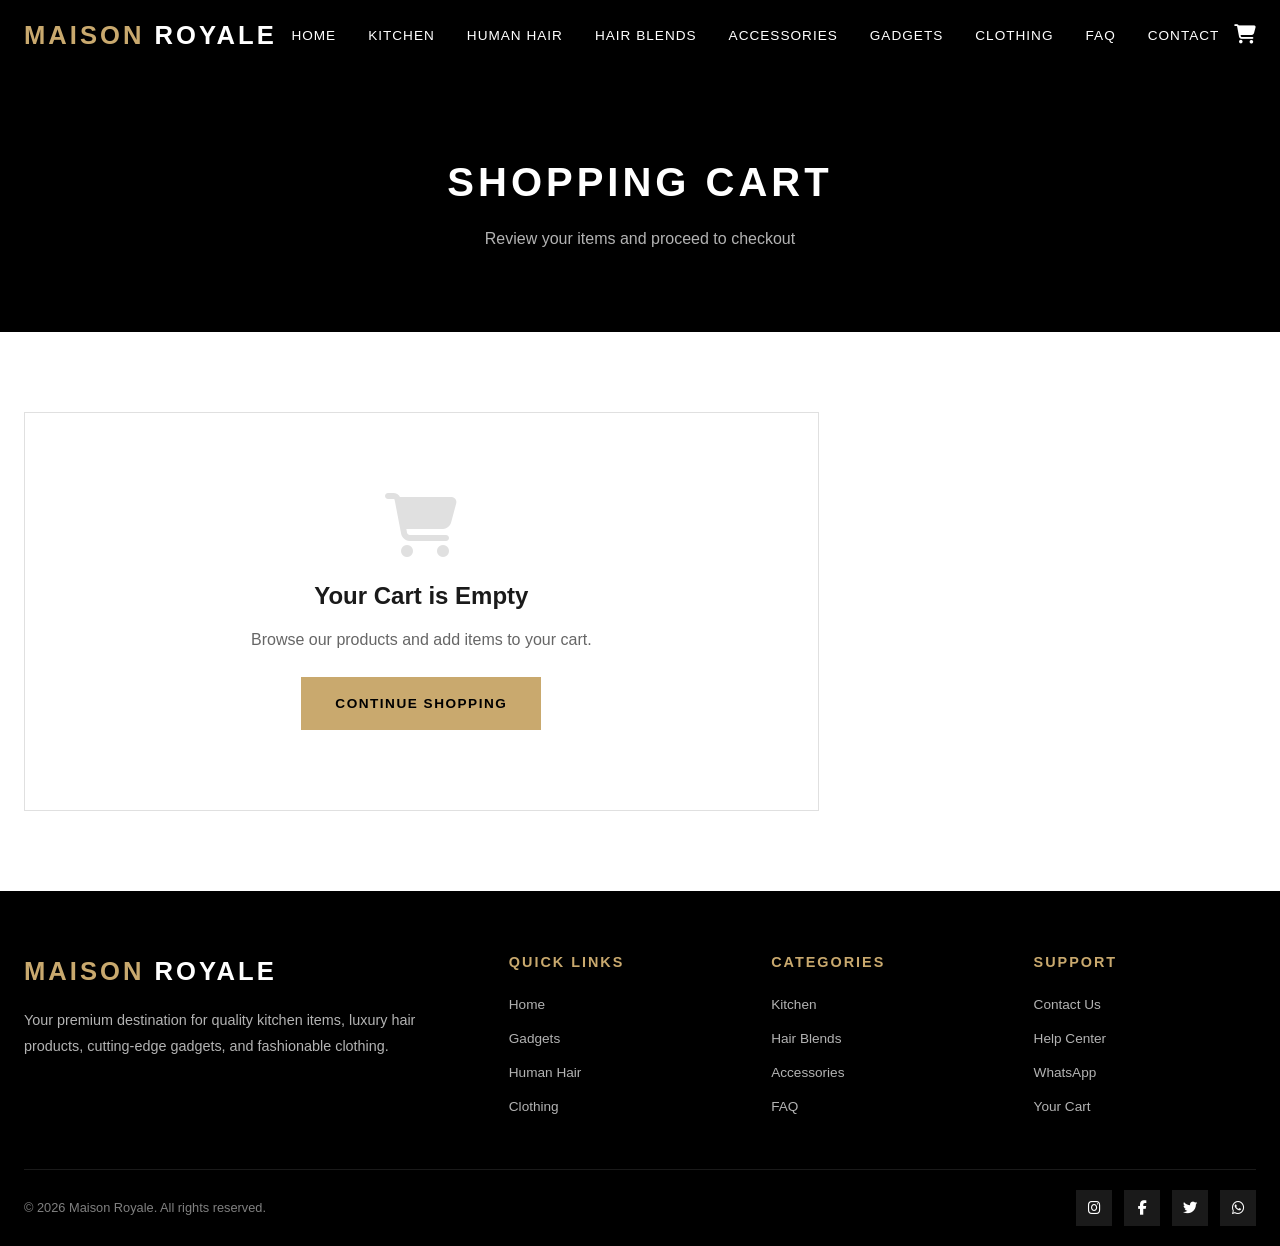
<file: cart.html>
<!DOCTYPE html>
<html lang="en">
<head>
    <meta charset="UTF-8">
    <meta name="viewport" content="width=device-width, initial-scale=1.0">
    <title>Shopping Cart - Maison Royale</title>
    <meta name="description" content="View your shopping cart at Maison Royale.">
    <link rel="stylesheet" href="https://cdnjs.cloudflare.com/ajax/libs/font-awesome/6.5.1/css/all.min.css">
    <link rel="stylesheet" href="css/style.css">
    <link rel="stylesheet" href="css/responsive.css">
</head>
<body>
    <!-- Navigation -->
    <nav class="navbar">
        <div class="nav-container">
            <a href="index.html" class="logo">Maison <span>Royale</span></a>
            <ul class="nav-menu">
                <li><a href="index.html">Home</a></li>
                <li><a href="kitchen-household.html">Kitchen</a></li>
                <li><a href="human-hair.html">Human Hair</a></li>
                <li><a href="hair-blends.html">Hair Blends</a></li>
                <li><a href="hair-accessories.html">Accessories</a></li>
                <li><a href="gadgets.html">Gadgets</a></li>
                <li><a href="clothing.html">Clothing</a></li>
                <li><a href="faq.html">FAQ</a></li>
                <li><a href="contact.html">Contact</a></li>
            </ul>
            <div class="nav-icons">
                <a href="cart.html" class="active"><i class="fas fa-shopping-cart"></i><span class="cart-count">0</span></a>
                <div class="hamburger">
                    <span></span>
                    <span></span>
                    <span></span>
                </div>
            </div>
        </div>
    </nav>

    <!-- Mobile Menu -->
    <div class="mobile-menu">
        <button class="mobile-close"><i class="fas fa-times"></i></button>
        <a href="index.html">Home</a>
        <a href="kitchen-household.html">Kitchen & Household</a>
        <a href="human-hair.html">Human Hair</a>
        <a href="hair-blends.html">Hair Blends</a>
        <a href="hair-accessories.html">Hair Accessories</a>
        <a href="gadgets.html">Gadgets</a>
        <a href="clothing.html">Clothing</a>
        <a href="faq.html">FAQ</a>
        <a href="contact.html">Contact</a>
        <a href="cart.html">Cart <span class="cart-count">0</span></a>
    </div>
    <div class="overlay"></div>

    <!-- Page Banner -->
    <section class="page-banner">
        <div class="container">
            <h1>Shopping Cart</h1>
            <p>Review your items and proceed to checkout</p>
        </div>
    </section>

    <!-- Cart Section -->
    <section class="section-padding">
        <div class="container">
            <div class="cart-container">
                <div class="cart-items" id="cart-items">
                    <!-- Cart items loaded by JS -->
                </div>
                <div class="cart-summary" id="cart-summary" style="display:none;">
                    <!-- Cart summary loaded by JS -->
                </div>
            </div>
        </div>
    </section>

    <!-- Footer -->
    <footer class="footer">
        <div class="container">
            <div class="footer-grid">
                <div class="footer-brand">
                    <a href="index.html" class="logo">Maison <span>Royale</span></a>
                    <p>Your premium destination for quality kitchen items, luxury hair products, cutting-edge gadgets, and fashionable clothing.</p>
                </div>
                <div class="footer-column">
                    <h4>Quick Links</h4>
                    <a href="index.html">Home</a>
                    <a href="gadgets.html">Gadgets</a>
                    <a href="human-hair.html">Human Hair</a>
                    <a href="clothing.html">Clothing</a>
                </div>
                <div class="footer-column">
                    <h4>Categories</h4>
                    <a href="kitchen-household.html">Kitchen</a>
                    <a href="hair-blends.html">Hair Blends</a>
                    <a href="hair-accessories.html">Accessories</a>
                    <a href="faq.html">FAQ</a>
                </div>
                <div class="footer-column">
                    <h4>Support</h4>
                    <a href="contact.html">Contact Us</a>
                    <a href="faq.html">Help Center</a>
                    <a href="#" onclick="contactViaWhatsApp();return false;">WhatsApp</a>
                    <a href="cart.html">Your Cart</a>
                </div>
            </div>
            <div class="footer-bottom">
                <p>&copy; 2026 Maison Royale. All rights reserved.</p>
                <div class="footer-social">
                    <a href="#"><i class="fab fa-instagram"></i></a>
                    <a href="#"><i class="fab fa-facebook-f"></i></a>
                    <a href="#"><i class="fab fa-twitter"></i></a>
                    <a href="#"><i class="fab fa-whatsapp"></i></a>
                </div>
            </div>
        </div>
    </footer>

    <div class="back-to-top"><i class="fas fa-arrow-up"></i></div>

    <script src="js/products.js"></script>
    <script src="js/cart.js"></script>
    <script src="js/search.js"></script>
    <script src="js/whatsapp.js"></script>
    <script src="js/main.js"></script>
    <script>
        document.addEventListener('DOMContentLoaded', function() {
            renderCart();
        });
    </script>
</body>
</html>
</file>
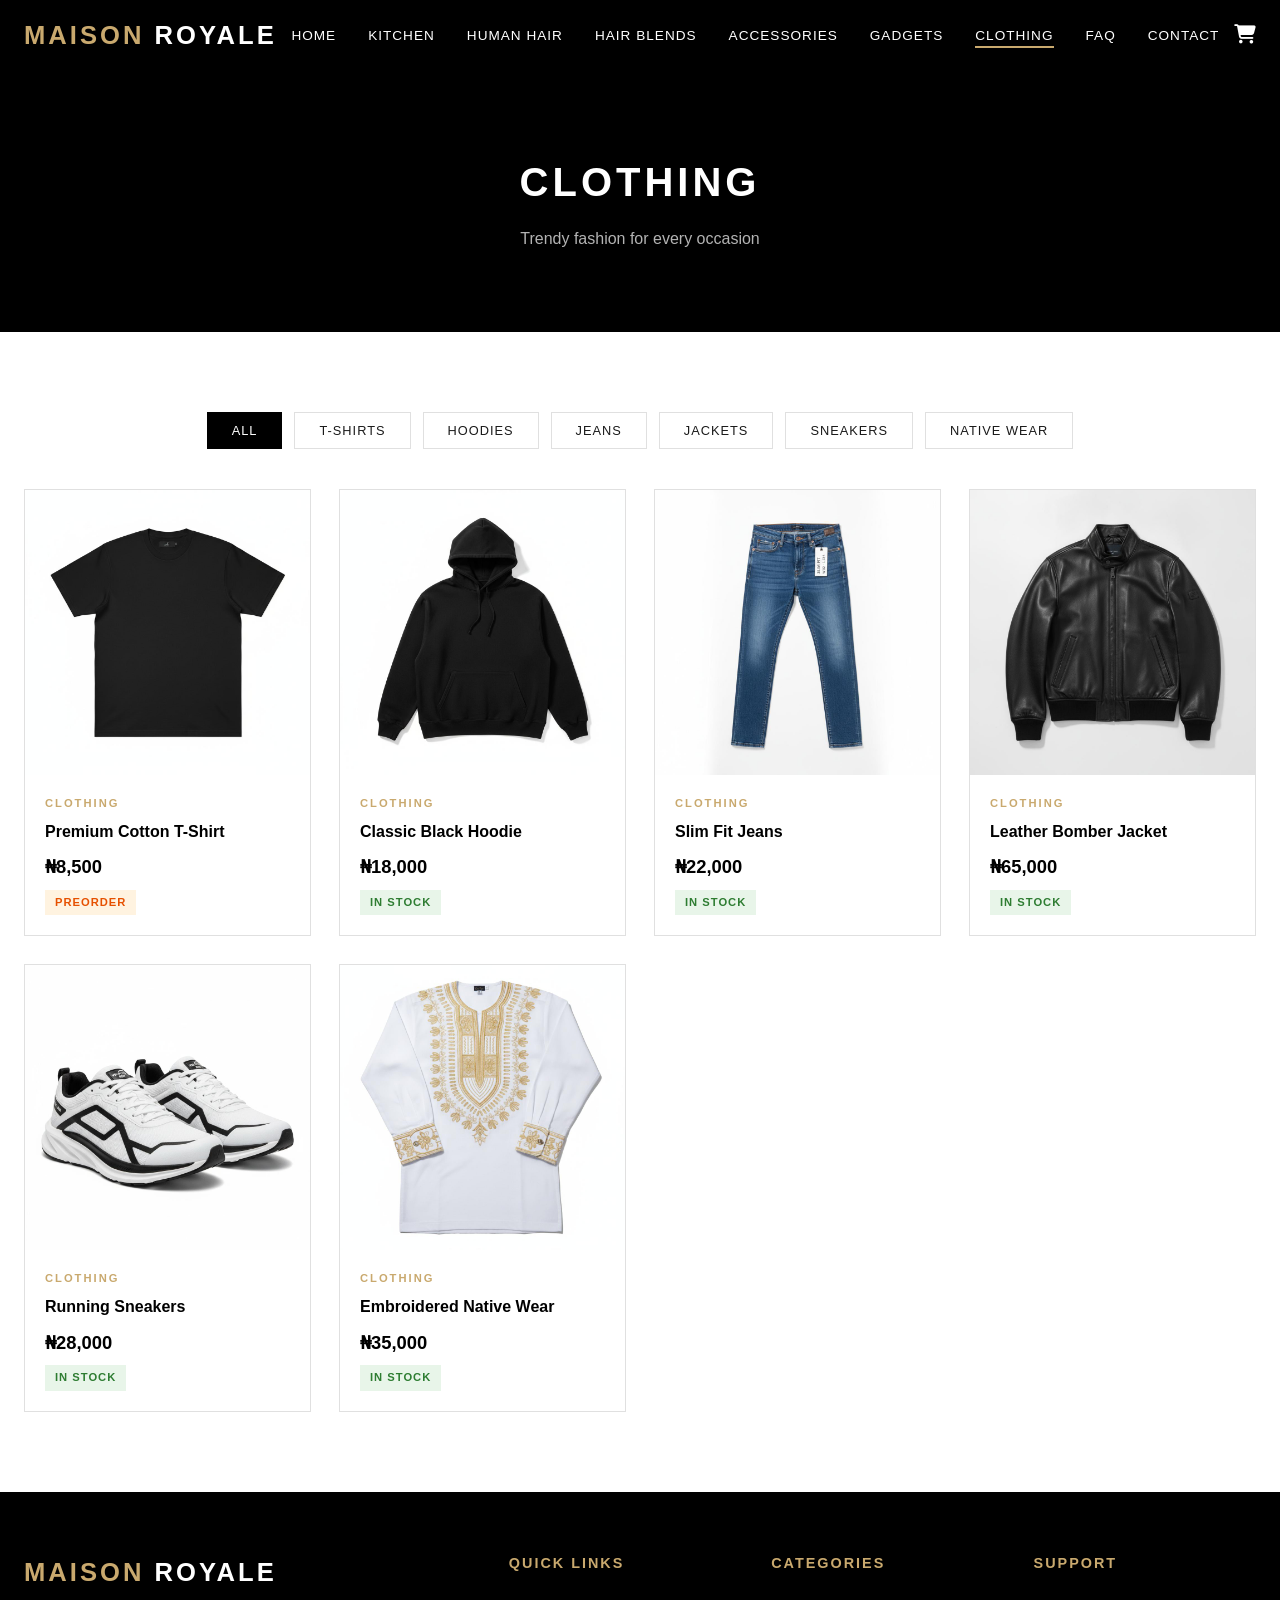
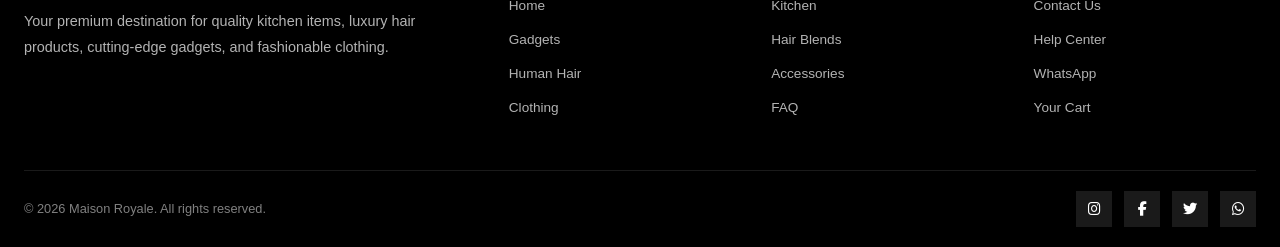
<file: clothing.html>
<!DOCTYPE html>
<html lang="en">
<head>
    <meta charset="UTF-8">
    <meta name="viewport" content="width=device-width, initial-scale=1.0">
    <title>Clothing - Maison Royale</title>
    <meta name="description" content="Shop premium clothing at Maison Royale. Quality products at great prices.">
    <link rel="stylesheet" href="https://cdnjs.cloudflare.com/ajax/libs/font-awesome/6.5.1/css/all.min.css">
    <link rel="stylesheet" href="css/style.css">
    <link rel="stylesheet" href="css/responsive.css">
</head>
<body>
    <!-- Navigation -->
    <nav class="navbar">
        <div class="nav-container">
            <a href="index.html" class="logo">Maison <span>Royale</span></a>
            <ul class="nav-menu">
                <li><a href="index.html">Home</a></li>
                <li><a href="kitchen-household.html" >Kitchen</a></li>
                <li><a href="human-hair.html" >Human Hair</a></li>
                <li><a href="hair-blends.html" >Hair Blends</a></li>
                <li><a href="hair-accessories.html" >Accessories</a></li>
                <li><a href="gadgets.html" >Gadgets</a></li>
                <li><a href="clothing.html" class="active">Clothing</a></li>
                <li><a href="faq.html">FAQ</a></li>
                <li><a href="contact.html">Contact</a></li>
            </ul>
            <div class="nav-icons">
                <a href="cart.html"><i class="fas fa-shopping-cart"></i><span class="cart-count">0</span></a>
                <div class="hamburger">
                    <span></span>
                    <span></span>
                    <span></span>
                </div>
            </div>
        </div>
    </nav>

    <!-- Mobile Menu -->
    <div class="mobile-menu">
        <button class="mobile-close"><i class="fas fa-times"></i></button>
        <a href="index.html">Home</a>
        <a href="kitchen-household.html">Kitchen & Household</a>
        <a href="human-hair.html">Human Hair</a>
        <a href="hair-blends.html">Hair Blends</a>
        <a href="hair-accessories.html">Hair Accessories</a>
        <a href="gadgets.html">Gadgets</a>
        <a href="clothing.html">Clothing</a>
        <a href="faq.html">FAQ</a>
        <a href="contact.html">Contact</a>
        <a href="cart.html">Cart <span class="cart-count">0</span></a>
    </div>
    <div class="overlay"></div>

    <!-- Page Banner -->
    <section class="page-banner">
        <div class="container">
            <h1>Clothing</h1>
            <p>Trendy fashion for every occasion</p>
        </div>
    </section>

    <!-- Products Section -->
    <section class="section-padding">
        <div class="container">
            
            <div class="filter-bar">
                <button class="filter-btn active" data-filter="all">All</button>
                <button class="filter-btn" data-filter="t-shirts">T-Shirts</button>
                <button class="filter-btn" data-filter="hoodies">Hoodies</button>
                <button class="filter-btn" data-filter="jeans">Jeans</button>
                <button class="filter-btn" data-filter="jackets">Jackets</button>
                <button class="filter-btn" data-filter="sneakers">Sneakers</button>
                <button class="filter-btn" data-filter="native-wear">Native Wear</button>
            </div>
            <div class="product-grid" id="products-container">
                <!-- Products loaded by JS -->
            </div>
        </div>
    </section>

    <!-- Footer -->
    <footer class="footer">
        <div class="container">
            <div class="footer-grid">
                <div class="footer-brand">
                    <a href="index.html" class="logo">Maison <span>Royale</span></a>
                    <p>Your premium destination for quality kitchen items, luxury hair products, cutting-edge gadgets, and fashionable clothing.</p>
                </div>
                <div class="footer-column">
                    <h4>Quick Links</h4>
                    <a href="index.html">Home</a>
                    <a href="gadgets.html">Gadgets</a>
                    <a href="human-hair.html">Human Hair</a>
                    <a href="clothing.html">Clothing</a>
                </div>
                <div class="footer-column">
                    <h4>Categories</h4>
                    <a href="kitchen-household.html">Kitchen</a>
                    <a href="hair-blends.html">Hair Blends</a>
                    <a href="hair-accessories.html">Accessories</a>
                    <a href="faq.html">FAQ</a>
                </div>
                <div class="footer-column">
                    <h4>Support</h4>
                    <a href="contact.html">Contact Us</a>
                    <a href="faq.html">Help Center</a>
                    <a href="#" onclick="contactViaWhatsApp();return false;">WhatsApp</a>
                    <a href="cart.html">Your Cart</a>
                </div>
            </div>
            <div class="footer-bottom">
                <p>&copy; 2026 Maison Royale. All rights reserved.</p>
                <div class="footer-social">
                    <a href="#"><i class="fab fa-instagram"></i></a>
                    <a href="#"><i class="fab fa-facebook-f"></i></a>
                    <a href="#"><i class="fab fa-twitter"></i></a>
                    <a href="#"><i class="fab fa-whatsapp"></i></a>
                </div>
            </div>
        </div>
    </footer>

    <!-- Back to Top -->
    <div class="back-to-top"><i class="fas fa-arrow-up"></i></div>

    <!-- Scripts -->
    <script src="js/products.js"></script>
    <script src="js/cart.js"></script>
    <script src="js/search.js"></script>
    <script src="js/whatsapp.js"></script>
    <script src="js/main.js"></script>
    <script>
        document.addEventListener('DOMContentLoaded', function() {
            renderCategoryProducts('clothing');
        });
    </script>
</body>
</html>
</file>
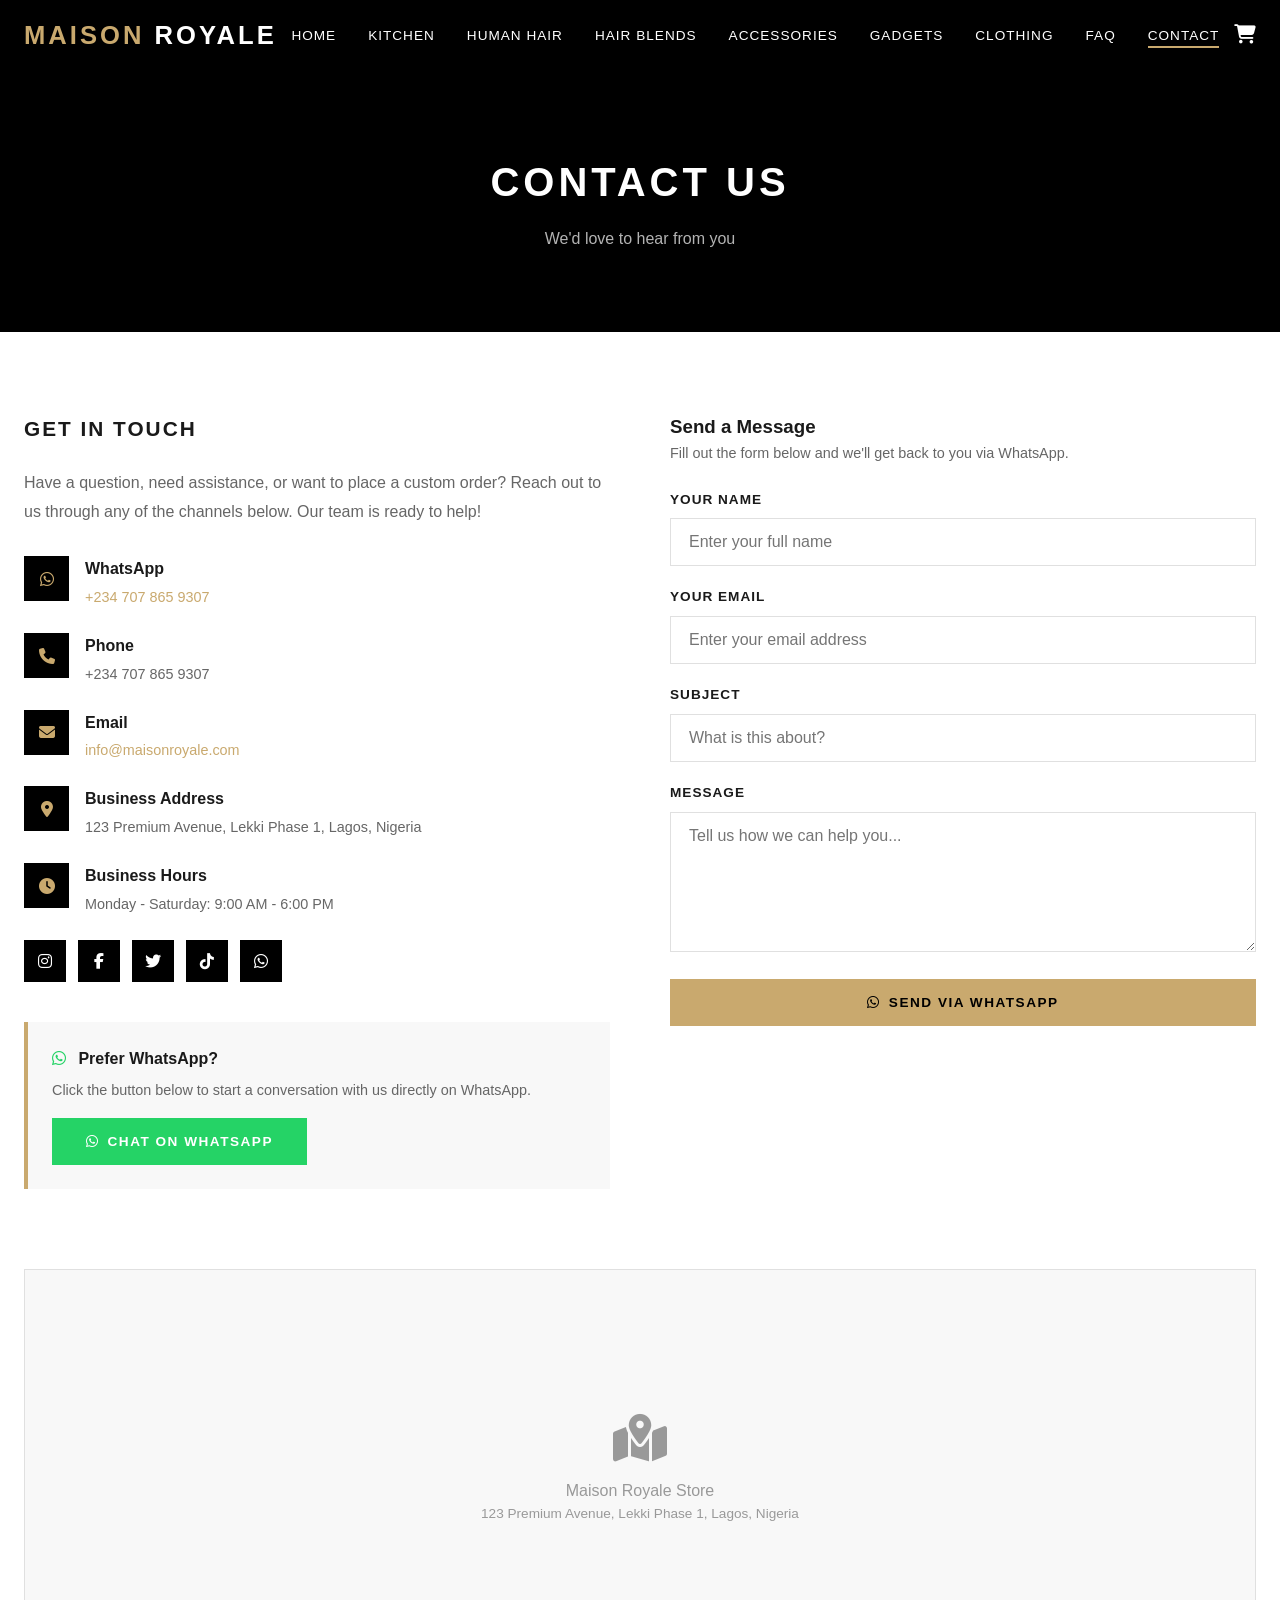
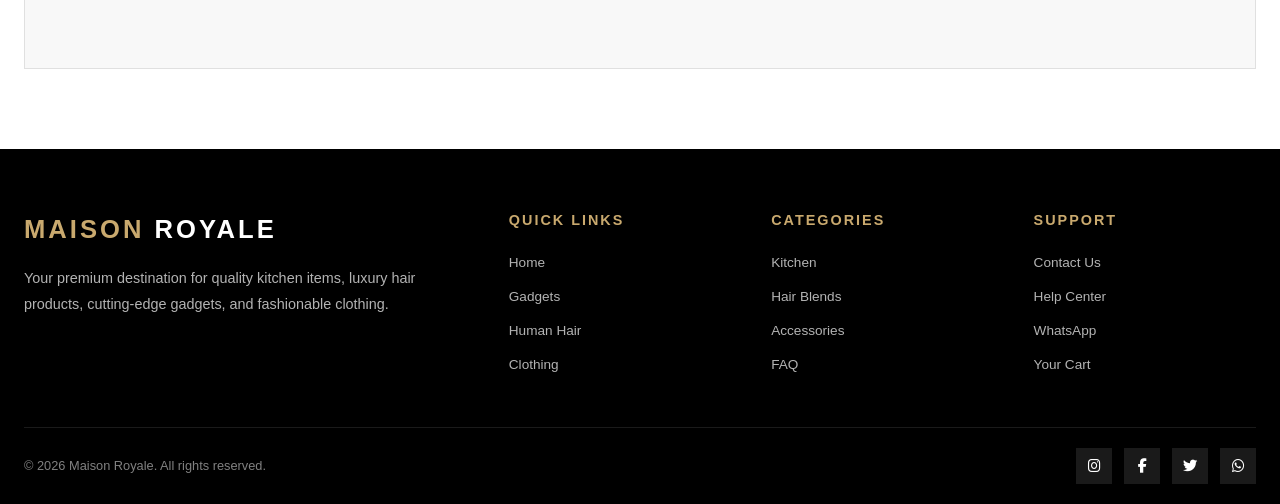
<file: contact.html>
<!DOCTYPE html>
<html lang="en">
<head>
    <meta charset="UTF-8">
    <meta name="viewport" content="width=device-width, initial-scale=1.0">
    <title>Contact Us - Maison Royale</title>
    <meta name="description" content="Contact Maison Royale for inquiries and support.">
    <link rel="stylesheet" href="https://cdnjs.cloudflare.com/ajax/libs/font-awesome/6.5.1/css/all.min.css">
    <link rel="stylesheet" href="css/style.css">
    <link rel="stylesheet" href="css/responsive.css">
</head>
<body>
    <!-- Navigation -->
    <nav class="navbar">
        <div class="nav-container">
            <a href="index.html" class="logo">Maison <span>Royale</span></a>
            <ul class="nav-menu">
                <li><a href="index.html">Home</a></li>
                <li><a href="kitchen-household.html">Kitchen</a></li>
                <li><a href="human-hair.html">Human Hair</a></li>
                <li><a href="hair-blends.html">Hair Blends</a></li>
                <li><a href="hair-accessories.html">Accessories</a></li>
                <li><a href="gadgets.html">Gadgets</a></li>
                <li><a href="clothing.html">Clothing</a></li>
                <li><a href="faq.html">FAQ</a></li>
                <li><a href="contact.html" class="active">Contact</a></li>
            </ul>
            <div class="nav-icons">
                <a href="cart.html"><i class="fas fa-shopping-cart"></i><span class="cart-count">0</span></a>
                <div class="hamburger">
                    <span></span>
                    <span></span>
                    <span></span>
                </div>
            </div>
        </div>
    </nav>

    <!-- Mobile Menu -->
    <div class="mobile-menu">
        <button class="mobile-close"><i class="fas fa-times"></i></button>
        <a href="index.html">Home</a>
        <a href="kitchen-household.html">Kitchen & Household</a>
        <a href="human-hair.html">Human Hair</a>
        <a href="hair-blends.html">Hair Blends</a>
        <a href="hair-accessories.html">Hair Accessories</a>
        <a href="gadgets.html">Gadgets</a>
        <a href="clothing.html">Clothing</a>
        <a href="faq.html">FAQ</a>
        <a href="contact.html">Contact</a>
        <a href="cart.html">Cart <span class="cart-count">0</span></a>
    </div>
    <div class="overlay"></div>

    <!-- Page Banner -->
    <section class="page-banner">
        <div class="container">
            <h1>Contact Us</h1>
            <p>We'd love to hear from you</p>
        </div>
    </section>

    <!-- Contact Section -->
    <section class="section-padding">
        <div class="container">
            <div class="contact-grid">
                <div class="contact-info">
                    <h3>Get in Touch</h3>
                    <p style="color:var(--text-light);margin-bottom:30px;line-height:1.8;">Have a question, need assistance, or want to place a custom order? Reach out to us through any of the channels below. Our team is ready to help!</p>
                    
                    <div class="contact-item">
                        <i class="fab fa-whatsapp"></i>
                        <div>
                            <h4>WhatsApp</h4>
                            <p><a href="#" onclick="contactViaWhatsApp();return false;" style="color:var(--accent);">+234 707 865 9307</a></p>
                        </div>
                    </div>
                    <div class="contact-item">
                        <i class="fas fa-phone"></i>
                        <div>
                            <h4>Phone</h4>
                            <p>+234 707 865 9307</p>
                        </div>
                    </div>
                    <div class="contact-item">
                        <i class="fas fa-envelope"></i>
                        <div>
                            <h4>Email</h4>
                            <p><a href="mailto:info@maisonroyale.com" style="color:var(--accent);">info@maisonroyale.com</a></p>
                        </div>
                    </div>
                    <div class="contact-item">
                        <i class="fas fa-map-marker-alt"></i>
                        <div>
                            <h4>Business Address</h4>
                            <p>123 Premium Avenue, Lekki Phase 1, Lagos, Nigeria</p>
                        </div>
                    </div>
                    <div class="contact-item">
                        <i class="fas fa-clock"></i>
                        <div>
                            <h4>Business Hours</h4>
                            <p>Monday - Saturday: 9:00 AM - 6:00 PM</p>
                        </div>
                    </div>

                    <div class="social-links">
                        <a href="#"><i class="fab fa-instagram"></i></a>
                        <a href="#"><i class="fab fa-facebook-f"></i></a>
                        <a href="#"><i class="fab fa-twitter"></i></a>
                        <a href="#"><i class="fab fa-tiktok"></i></a>
                        <a href="#" onclick="contactViaWhatsApp();return false;"><i class="fab fa-whatsapp"></i></a>
                    </div>

                    <div style="margin-top:40px;padding:24px;background:var(--bg-light);border-left:4px solid var(--accent);">
                        <h4 style="font-size:1rem;margin-bottom:8px;"><i class="fab fa-whatsapp" style="color:#25d366;margin-right:8px;"></i> Prefer WhatsApp?</h4>
                        <p style="color:var(--text-light);font-size:0.9rem;margin-bottom:16px;">Click the button below to start a conversation with us directly on WhatsApp.</p>
                        <button class="btn btn-whatsapp" onclick="contactViaWhatsApp()">
                            <i class="fab fa-whatsapp"></i> Chat on WhatsApp
                        </button>
                    </div>
                </div>

                <div class="contact-form">
                    <h3>Send a Message</h3>
                    <p style="color:var(--text-light);margin-bottom:24px;font-size:0.9rem;">Fill out the form below and we'll get back to you via WhatsApp.</p>
                    
                    <div class="form-group">
                        <label>Your Name</label>
                        <input type="text" id="contact-name" placeholder="Enter your full name">
                    </div>
                    <div class="form-group">
                        <label>Your Email</label>
                        <input type="email" id="contact-email" placeholder="Enter your email address">
                    </div>
                    <div class="form-group">
                        <label>Subject</label>
                        <input type="text" id="contact-subject" placeholder="What is this about?">
                    </div>
                    <div class="form-group">
                        <label>Message</label>
                        <textarea id="contact-message" placeholder="Tell us how we can help you..."></textarea>
                    </div>
                    <button class="btn btn-primary" style="width:100%;" onclick="sendWhatsAppFromForm()">
                        <i class="fab fa-whatsapp"></i> Send via WhatsApp
                    </button>
                </div>
            </div>
        </div>
    </section>

    <!-- Map Section -->
    <section style="padding-bottom:80px;">
        <div class="container">
            <div style="width:100%;height:400px;background:var(--bg-light);display:flex;align-items:center;justify-content:center;border:1px solid var(--border);">
                <div style="text-align:center;color:var(--text-muted);">
                    <i class="fas fa-map-marked-alt" style="font-size:3rem;margin-bottom:16px;display:block;"></i>
                    <p>Maison Royale Store</p>
                    <p style="font-size:0.85rem;">123 Premium Avenue, Lekki Phase 1, Lagos, Nigeria</p>
                </div>
            </div>
        </div>
    </section>

    <!-- Footer -->
    <footer class="footer">
        <div class="container">
            <div class="footer-grid">
                <div class="footer-brand">
                    <a href="index.html" class="logo">Maison <span>Royale</span></a>
                    <p>Your premium destination for quality kitchen items, luxury hair products, cutting-edge gadgets, and fashionable clothing.</p>
                </div>
                <div class="footer-column">
                    <h4>Quick Links</h4>
                    <a href="index.html">Home</a>
                    <a href="gadgets.html">Gadgets</a>
                    <a href="human-hair.html">Human Hair</a>
                    <a href="clothing.html">Clothing</a>
                </div>
                <div class="footer-column">
                    <h4>Categories</h4>
                    <a href="kitchen-household.html">Kitchen</a>
                    <a href="hair-blends.html">Hair Blends</a>
                    <a href="hair-accessories.html">Accessories</a>
                    <a href="faq.html">FAQ</a>
                </div>
                <div class="footer-column">
                    <h4>Support</h4>
                    <a href="contact.html">Contact Us</a>
                    <a href="faq.html">Help Center</a>
                    <a href="#" onclick="contactViaWhatsApp();return false;">WhatsApp</a>
                    <a href="cart.html">Your Cart</a>
                </div>
            </div>
            <div class="footer-bottom">
                <p>&copy; 2026 Maison Royale. All rights reserved.</p>
                <div class="footer-social">
                    <a href="#"><i class="fab fa-instagram"></i></a>
                    <a href="#"><i class="fab fa-facebook-f"></i></a>
                    <a href="#"><i class="fab fa-twitter"></i></a>
                    <a href="#"><i class="fab fa-whatsapp"></i></a>
                </div>
            </div>
        </div>
    </footer>

    <div class="back-to-top"><i class="fas fa-arrow-up"></i></div>

    <script src="js/products.js"></script>
    <script src="js/cart.js"></script>
    <script src="js/search.js"></script>
    <script src="js/whatsapp.js"></script>
    <script src="js/main.js"></script>
</body>
</html>
</file>
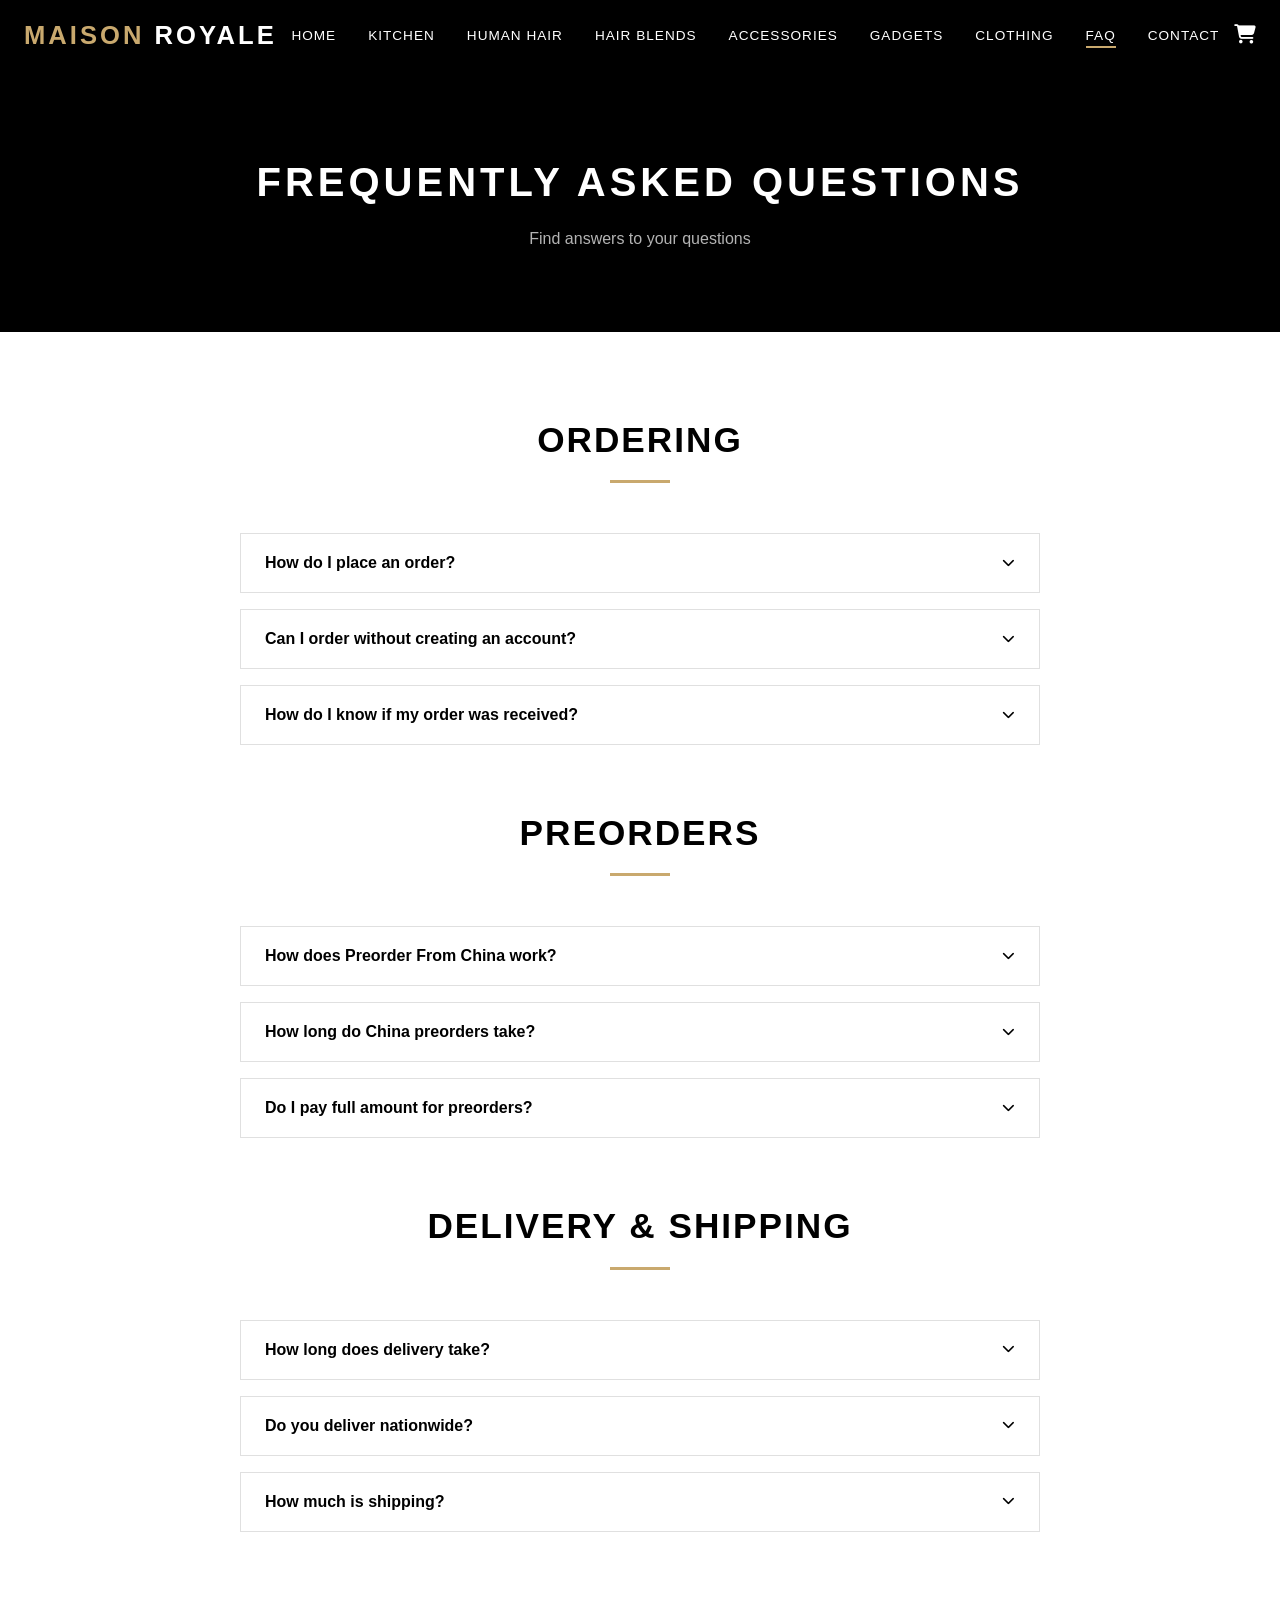
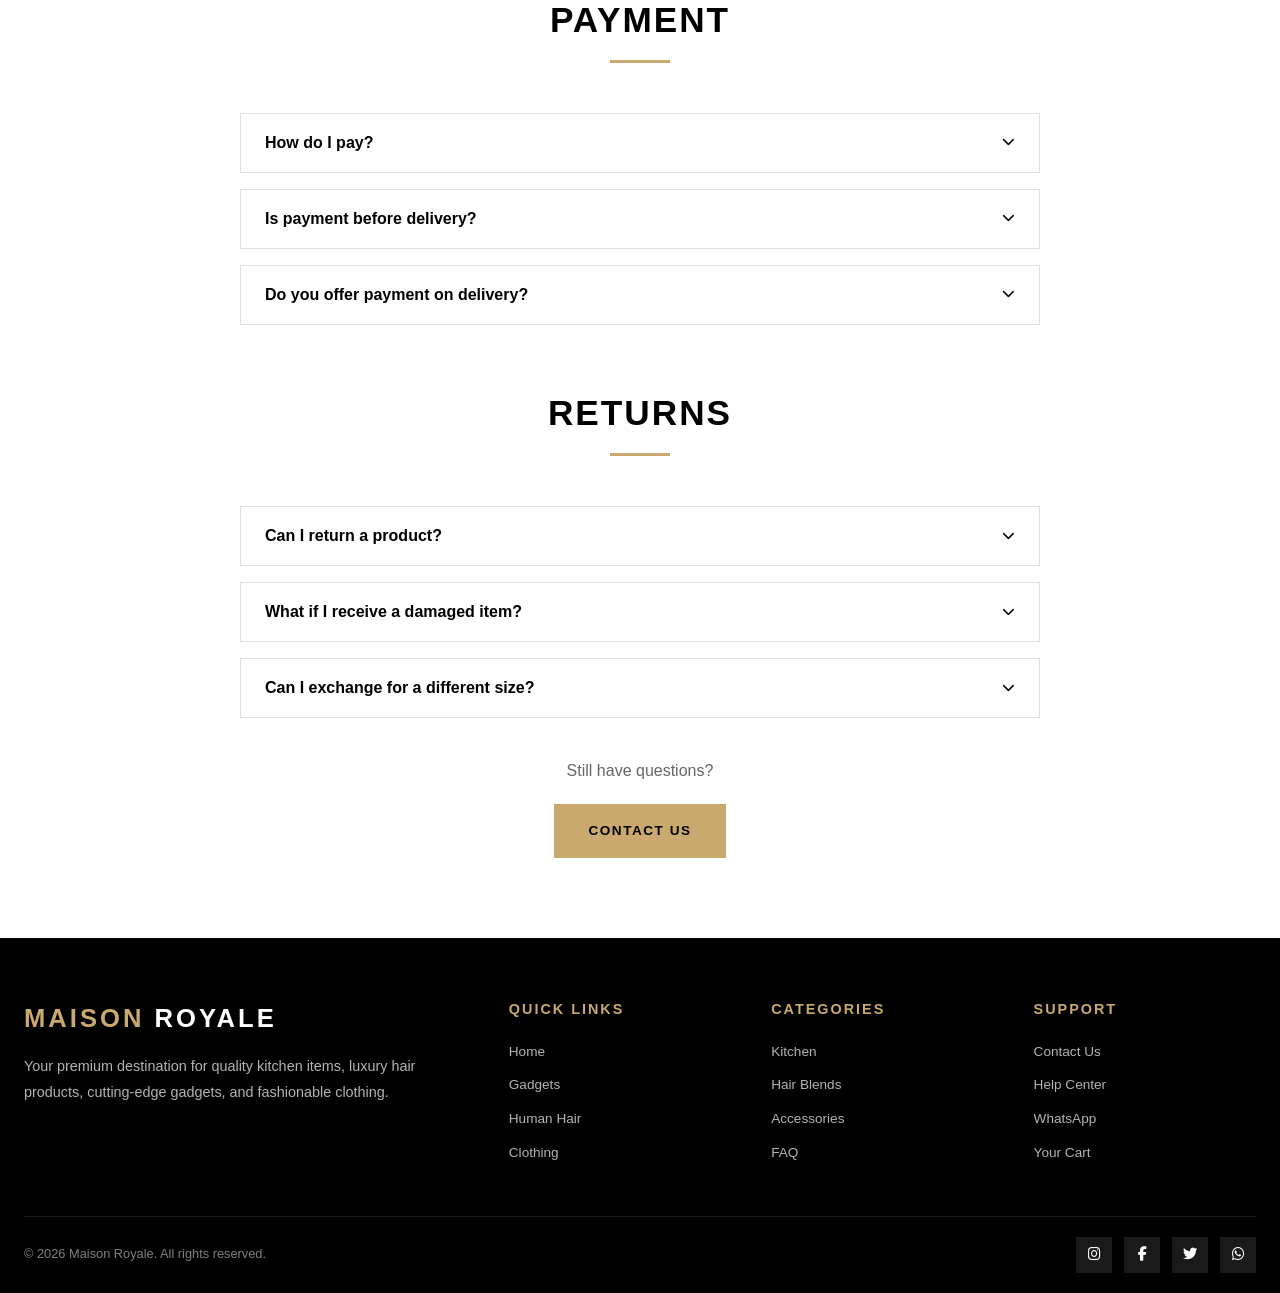
<file: faq.html>
<!DOCTYPE html>
<html lang="en">
<head>
    <meta charset="UTF-8">
    <meta name="viewport" content="width=device-width, initial-scale=1.0">
    <title>FAQ - Maison Royale</title>
    <meta name="description" content="Frequently asked questions about Maison Royale.">
    <link rel="stylesheet" href="https://cdnjs.cloudflare.com/ajax/libs/font-awesome/6.5.1/css/all.min.css">
    <link rel="stylesheet" href="css/style.css">
    <link rel="stylesheet" href="css/responsive.css">
</head>
<body>
    <!-- Navigation -->
    <nav class="navbar">
        <div class="nav-container">
            <a href="index.html" class="logo">Maison <span>Royale</span></a>
            <ul class="nav-menu">
                <li><a href="index.html">Home</a></li>
                <li><a href="kitchen-household.html">Kitchen</a></li>
                <li><a href="human-hair.html">Human Hair</a></li>
                <li><a href="hair-blends.html">Hair Blends</a></li>
                <li><a href="hair-accessories.html">Accessories</a></li>
                <li><a href="gadgets.html">Gadgets</a></li>
                <li><a href="clothing.html">Clothing</a></li>
                <li><a href="faq.html" class="active">FAQ</a></li>
                <li><a href="contact.html">Contact</a></li>
            </ul>
            <div class="nav-icons">
                <a href="cart.html"><i class="fas fa-shopping-cart"></i><span class="cart-count">0</span></a>
                <div class="hamburger">
                    <span></span>
                    <span></span>
                    <span></span>
                </div>
            </div>
        </div>
    </nav>

    <!-- Mobile Menu -->
    <div class="mobile-menu">
        <button class="mobile-close"><i class="fas fa-times"></i></button>
        <a href="index.html">Home</a>
        <a href="kitchen-household.html">Kitchen & Household</a>
        <a href="human-hair.html">Human Hair</a>
        <a href="hair-blends.html">Hair Blends</a>
        <a href="hair-accessories.html">Hair Accessories</a>
        <a href="gadgets.html">Gadgets</a>
        <a href="clothing.html">Clothing</a>
        <a href="faq.html">FAQ</a>
        <a href="contact.html">Contact</a>
        <a href="cart.html">Cart <span class="cart-count">0</span></a>
    </div>
    <div class="overlay"></div>

    <!-- Page Banner -->
    <section class="page-banner">
        <div class="container">
            <h1>Frequently Asked Questions</h1>
            <p>Find answers to your questions</p>
        </div>
    </section>

    <!-- FAQ Section -->
    <section class="section-padding">
        <div class="container">
            <div class="section-header">
                <h2>Ordering</h2>
                <div class="gold-line"></div>
            </div>
            <div class="faq-container">
                <div class="faq-item">
                    <button class="faq-question">How do I place an order? <i class="fas fa-chevron-down"></i></button>
                    <div class="faq-answer"><p>Add products to your cart and click "Checkout Via WhatsApp". A pre-filled WhatsApp message will open with your order details. Send it to us and we'll confirm your order.</p></div>
                </div>
                <div class="faq-item">
                    <button class="faq-question">Can I order without creating an account? <i class="fas fa-chevron-down"></i></button>
                    <div class="faq-answer"><p>Yes! Maison Royale does not require any account registration. Simply add items to your cart and checkout via WhatsApp.</p></div>
                </div>
                <div class="faq-item">
                    <button class="faq-question">How do I know if my order was received? <i class="fas fa-chevron-down"></i></button>
                    <div class="faq-answer"><p>Once you send your order via WhatsApp, our team will reply to confirm receipt and provide payment details within a few hours.</p></div>
                </div>
            </div>

            <div class="section-header" style="margin-top:60px;">
                <h2>Preorders</h2>
                <div class="gold-line"></div>
            </div>
            <div class="faq-container">
                <div class="faq-item">
                    <button class="faq-question">How does Preorder From China work? <i class="fas fa-chevron-down"></i></button>
                    <div class="faq-answer"><p>Click the "Preorder From China" button on any product. A WhatsApp message with the product details will be generated automatically. We will then provide you with the estimated delivery timeline and payment instructions.</p></div>
                </div>
                <div class="faq-item">
                    <button class="faq-question">How long do China preorders take? <i class="fas fa-chevron-down"></i></button>
                    <div class="faq-answer"><p>China preorders typically take 2-4 weeks from the date of payment confirmation. We will keep you updated throughout the process.</p></div>
                </div>
                <div class="faq-item">
                    <button class="faq-question">Do I pay full amount for preorders? <i class="fas fa-chevron-down"></i></button>
                    <div class="faq-answer"><p>Yes, full payment is required to process your preorder from China. This ensures your item is reserved and shipped promptly.</p></div>
                </div>
            </div>

            <div class="section-header" style="margin-top:60px;">
                <h2>Delivery & Shipping</h2>
                <div class="gold-line"></div>
            </div>
            <div class="faq-container">
                <div class="faq-item">
                    <button class="faq-question">How long does delivery take? <i class="fas fa-chevron-down"></i></button>
                    <div class="faq-answer"><p>Local products: 2-5 business days. China preorders: 2-4 weeks. Delivery times may vary based on your location.</p></div>
                </div>
                <div class="faq-item">
                    <button class="faq-question">Do you deliver nationwide? <i class="fas fa-chevron-down"></i></button>
                    <div class="faq-answer"><p>Yes, we deliver to all states across Nigeria. Delivery fees may vary based on location.</p></div>
                </div>
                <div class="faq-item">
                    <button class="faq-question">How much is shipping? <i class="fas fa-chevron-down"></i></button>
                    <div class="faq-answer"><p>Shipping costs depend on your location and the size of your order. We will provide the exact shipping fee when you checkout via WhatsApp.</p></div>
                </div>
            </div>

            <div class="section-header" style="margin-top:60px;">
                <h2>Payment</h2>
                <div class="gold-line"></div>
            </div>
            <div class="faq-container">
                <div class="faq-item">
                    <button class="faq-question">How do I pay? <i class="fas fa-chevron-down"></i></button>
                    <div class="faq-answer"><p>Payment instructions will be provided through WhatsApp after order confirmation. We accept bank transfers and mobile money payments.</p></div>
                </div>
                <div class="faq-item">
                    <button class="faq-question">Is payment before delivery? <i class="fas fa-chevron-down"></i></button>
                    <div class="faq-answer"><p>Yes, payment is required before delivery for all orders. This helps us process and ship your items quickly.</p></div>
                </div>
                <div class="faq-item">
                    <button class="faq-question">Do you offer payment on delivery? <i class="fas fa-chevron-down"></i></button>
                    <div class="faq-answer"><p>Currently, we require payment before delivery to ensure smooth order processing and delivery.</p></div>
                </div>
            </div>

            <div class="section-header" style="margin-top:60px;">
                <h2>Returns</h2>
                <div class="gold-line"></div>
            </div>
            <div class="faq-container">
                <div class="faq-item">
                    <button class="faq-question">Can I return a product? <i class="fas fa-chevron-down"></i></button>
                    <div class="faq-answer"><p>Returns are accepted for defective products according to company policy. Please contact us via WhatsApp within 48 hours of delivery if you receive a damaged or defective item.</p></div>
                </div>
                <div class="faq-item">
                    <button class="faq-question">What if I receive a damaged item? <i class="fas fa-chevron-down"></i></button>
                    <div class="faq-answer"><p>If you receive a damaged item, please contact us immediately via WhatsApp with photos of the damage. We will arrange a replacement or refund.</p></div>
                </div>
                <div class="faq-item">
                    <button class="faq-question">Can I exchange for a different size? <i class="fas fa-chevron-down"></i></button>
                    <div class="faq-answer"><p>Size exchanges are possible for clothing items within 7 days of delivery, provided the item is unworn and in original condition. Contact us via WhatsApp to arrange.</p></div>
                </div>
            </div>

            <div class="text-center mt-40">
                <p style="color:var(--text-light);margin-bottom:20px;">Still have questions?</p>
                <a href="contact.html" class="btn btn-primary">Contact Us</a>
            </div>
        </div>
    </section>

    <!-- Footer -->
    <footer class="footer">
        <div class="container">
            <div class="footer-grid">
                <div class="footer-brand">
                    <a href="index.html" class="logo">Maison <span>Royale</span></a>
                    <p>Your premium destination for quality kitchen items, luxury hair products, cutting-edge gadgets, and fashionable clothing.</p>
                </div>
                <div class="footer-column">
                    <h4>Quick Links</h4>
                    <a href="index.html">Home</a>
                    <a href="gadgets.html">Gadgets</a>
                    <a href="human-hair.html">Human Hair</a>
                    <a href="clothing.html">Clothing</a>
                </div>
                <div class="footer-column">
                    <h4>Categories</h4>
                    <a href="kitchen-household.html">Kitchen</a>
                    <a href="hair-blends.html">Hair Blends</a>
                    <a href="hair-accessories.html">Accessories</a>
                    <a href="faq.html">FAQ</a>
                </div>
                <div class="footer-column">
                    <h4>Support</h4>
                    <a href="contact.html">Contact Us</a>
                    <a href="faq.html">Help Center</a>
                    <a href="#" onclick="contactViaWhatsApp();return false;">WhatsApp</a>
                    <a href="cart.html">Your Cart</a>
                </div>
            </div>
            <div class="footer-bottom">
                <p>&copy; 2026 Maison Royale. All rights reserved.</p>
                <div class="footer-social">
                    <a href="#"><i class="fab fa-instagram"></i></a>
                    <a href="#"><i class="fab fa-facebook-f"></i></a>
                    <a href="#"><i class="fab fa-twitter"></i></a>
                    <a href="#"><i class="fab fa-whatsapp"></i></a>
                </div>
            </div>
        </div>
    </footer>

    <div class="back-to-top"><i class="fas fa-arrow-up"></i></div>

    <script src="js/products.js"></script>
    <script src="js/cart.js"></script>
    <script src="js/search.js"></script>
    <script src="js/whatsapp.js"></script>
    <script src="js/main.js"></script>
</body>
</html>
</file>
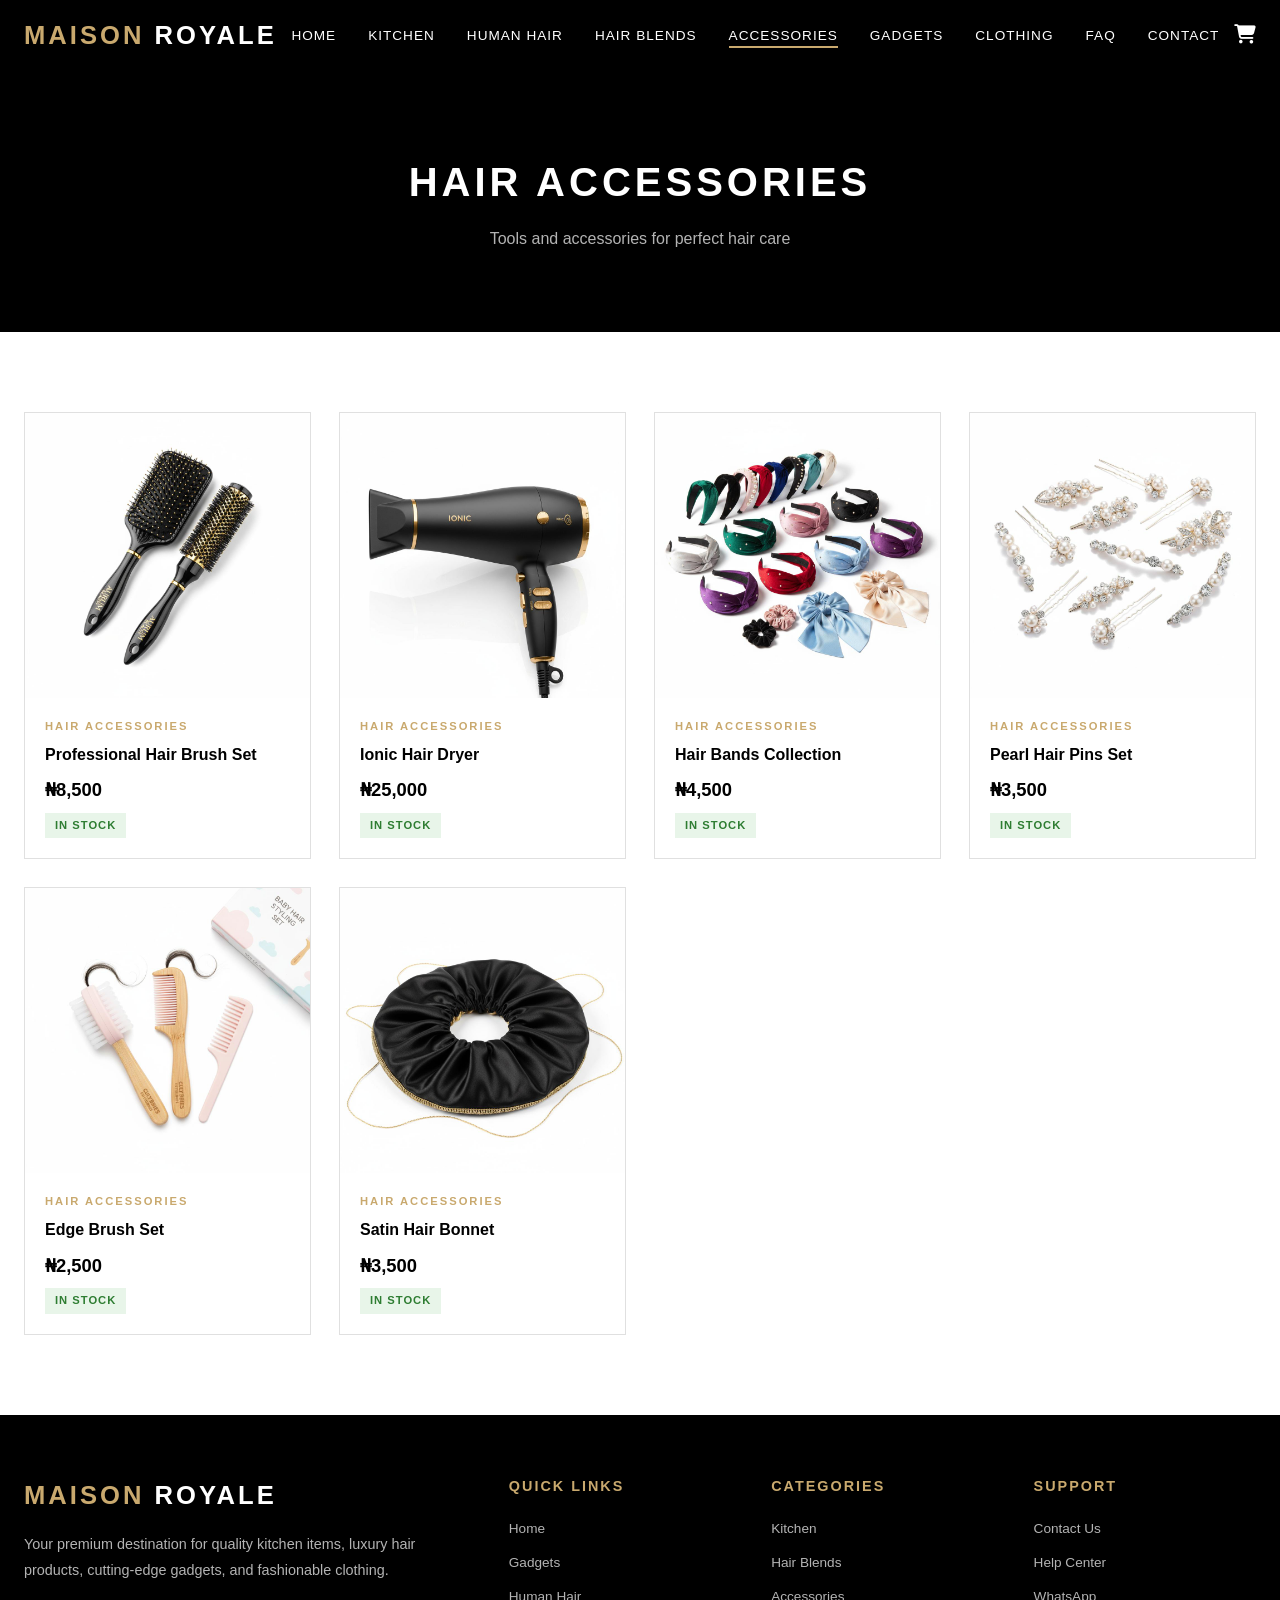
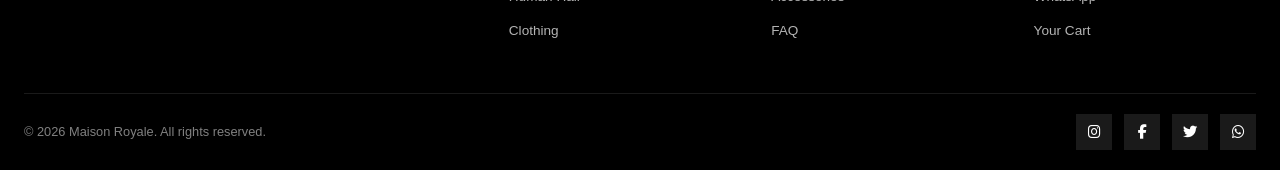
<file: hair-accessories.html>
<!DOCTYPE html>
<html lang="en">
<head>
    <meta charset="UTF-8">
    <meta name="viewport" content="width=device-width, initial-scale=1.0">
    <title>Hair Accessories - Maison Royale</title>
    <meta name="description" content="Shop premium hair accessories at Maison Royale. Quality products at great prices.">
    <link rel="stylesheet" href="https://cdnjs.cloudflare.com/ajax/libs/font-awesome/6.5.1/css/all.min.css">
    <link rel="stylesheet" href="css/style.css">
    <link rel="stylesheet" href="css/responsive.css">
</head>
<body>
    <!-- Navigation -->
    <nav class="navbar">
        <div class="nav-container">
            <a href="index.html" class="logo">Maison <span>Royale</span></a>
            <ul class="nav-menu">
                <li><a href="index.html">Home</a></li>
                <li><a href="kitchen-household.html" >Kitchen</a></li>
                <li><a href="human-hair.html" >Human Hair</a></li>
                <li><a href="hair-blends.html" >Hair Blends</a></li>
                <li><a href="hair-accessories.html" class="active">Accessories</a></li>
                <li><a href="gadgets.html" >Gadgets</a></li>
                <li><a href="clothing.html" >Clothing</a></li>
                <li><a href="faq.html">FAQ</a></li>
                <li><a href="contact.html">Contact</a></li>
            </ul>
            <div class="nav-icons">
                <a href="cart.html"><i class="fas fa-shopping-cart"></i><span class="cart-count">0</span></a>
                <div class="hamburger">
                    <span></span>
                    <span></span>
                    <span></span>
                </div>
            </div>
        </div>
    </nav>

    <!-- Mobile Menu -->
    <div class="mobile-menu">
        <button class="mobile-close"><i class="fas fa-times"></i></button>
        <a href="index.html">Home</a>
        <a href="kitchen-household.html">Kitchen & Household</a>
        <a href="human-hair.html">Human Hair</a>
        <a href="hair-blends.html">Hair Blends</a>
        <a href="hair-accessories.html">Hair Accessories</a>
        <a href="gadgets.html">Gadgets</a>
        <a href="clothing.html">Clothing</a>
        <a href="faq.html">FAQ</a>
        <a href="contact.html">Contact</a>
        <a href="cart.html">Cart <span class="cart-count">0</span></a>
    </div>
    <div class="overlay"></div>

    <!-- Page Banner -->
    <section class="page-banner">
        <div class="container">
            <h1>Hair Accessories</h1>
            <p>Tools and accessories for perfect hair care</p>
        </div>
    </section>

    <!-- Products Section -->
    <section class="section-padding">
        <div class="container">
            
            <div class="product-grid" id="products-container">
                <!-- Products loaded by JS -->
            </div>
        </div>
    </section>

    <!-- Footer -->
    <footer class="footer">
        <div class="container">
            <div class="footer-grid">
                <div class="footer-brand">
                    <a href="index.html" class="logo">Maison <span>Royale</span></a>
                    <p>Your premium destination for quality kitchen items, luxury hair products, cutting-edge gadgets, and fashionable clothing.</p>
                </div>
                <div class="footer-column">
                    <h4>Quick Links</h4>
                    <a href="index.html">Home</a>
                    <a href="gadgets.html">Gadgets</a>
                    <a href="human-hair.html">Human Hair</a>
                    <a href="clothing.html">Clothing</a>
                </div>
                <div class="footer-column">
                    <h4>Categories</h4>
                    <a href="kitchen-household.html">Kitchen</a>
                    <a href="hair-blends.html">Hair Blends</a>
                    <a href="hair-accessories.html">Accessories</a>
                    <a href="faq.html">FAQ</a>
                </div>
                <div class="footer-column">
                    <h4>Support</h4>
                    <a href="contact.html">Contact Us</a>
                    <a href="faq.html">Help Center</a>
                    <a href="#" onclick="contactViaWhatsApp();return false;">WhatsApp</a>
                    <a href="cart.html">Your Cart</a>
                </div>
            </div>
            <div class="footer-bottom">
                <p>&copy; 2026 Maison Royale. All rights reserved.</p>
                <div class="footer-social">
                    <a href="#"><i class="fab fa-instagram"></i></a>
                    <a href="#"><i class="fab fa-facebook-f"></i></a>
                    <a href="#"><i class="fab fa-twitter"></i></a>
                    <a href="#"><i class="fab fa-whatsapp"></i></a>
                </div>
            </div>
        </div>
    </footer>

    <!-- Back to Top -->
    <div class="back-to-top"><i class="fas fa-arrow-up"></i></div>

    <!-- Scripts -->
    <script src="js/products.js"></script>
    <script src="js/cart.js"></script>
    <script src="js/search.js"></script>
    <script src="js/whatsapp.js"></script>
    <script src="js/main.js"></script>
    <script>
        document.addEventListener('DOMContentLoaded', function() {
            renderCategoryProducts('hair-accessories');
        });
    </script>
</body>
</html>
</file>
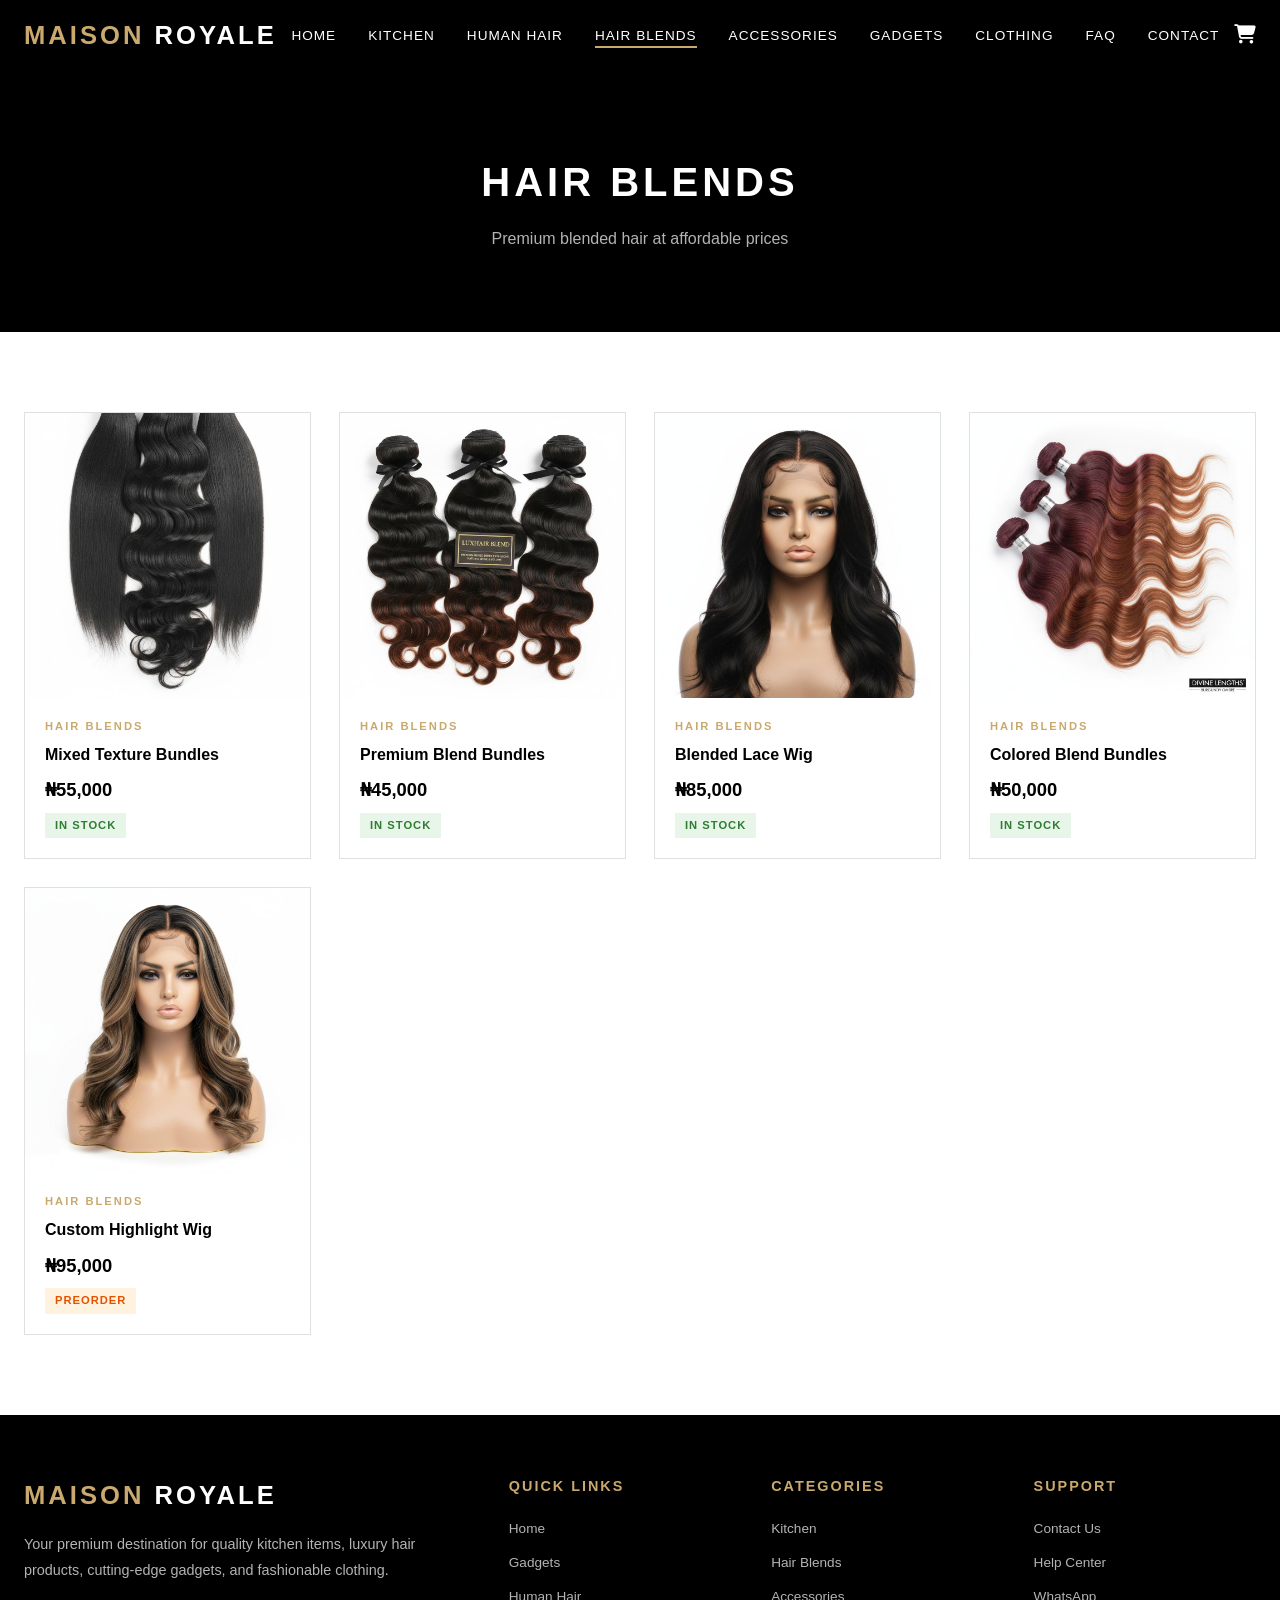
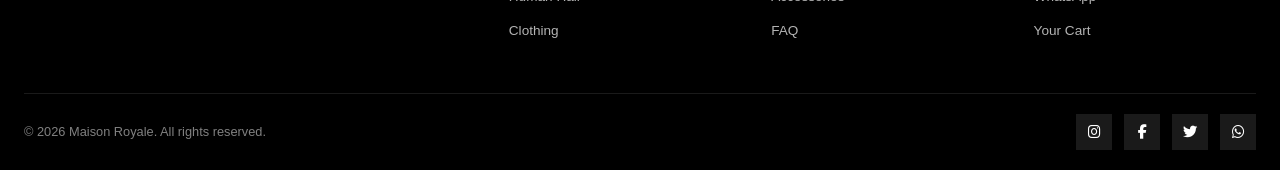
<file: hair-blends.html>
<!DOCTYPE html>
<html lang="en">
<head>
    <meta charset="UTF-8">
    <meta name="viewport" content="width=device-width, initial-scale=1.0">
    <title>Hair Blends - Maison Royale</title>
    <meta name="description" content="Shop premium hair blends at Maison Royale. Quality products at great prices.">
    <link rel="stylesheet" href="https://cdnjs.cloudflare.com/ajax/libs/font-awesome/6.5.1/css/all.min.css">
    <link rel="stylesheet" href="css/style.css">
    <link rel="stylesheet" href="css/responsive.css">
</head>
<body>
    <!-- Navigation -->
    <nav class="navbar">
        <div class="nav-container">
            <a href="index.html" class="logo">Maison <span>Royale</span></a>
            <ul class="nav-menu">
                <li><a href="index.html">Home</a></li>
                <li><a href="kitchen-household.html" >Kitchen</a></li>
                <li><a href="human-hair.html" >Human Hair</a></li>
                <li><a href="hair-blends.html" class="active">Hair Blends</a></li>
                <li><a href="hair-accessories.html" >Accessories</a></li>
                <li><a href="gadgets.html" >Gadgets</a></li>
                <li><a href="clothing.html" >Clothing</a></li>
                <li><a href="faq.html">FAQ</a></li>
                <li><a href="contact.html">Contact</a></li>
            </ul>
            <div class="nav-icons">
                <a href="cart.html"><i class="fas fa-shopping-cart"></i><span class="cart-count">0</span></a>
                <div class="hamburger">
                    <span></span>
                    <span></span>
                    <span></span>
                </div>
            </div>
        </div>
    </nav>

    <!-- Mobile Menu -->
    <div class="mobile-menu">
        <button class="mobile-close"><i class="fas fa-times"></i></button>
        <a href="index.html">Home</a>
        <a href="kitchen-household.html">Kitchen & Household</a>
        <a href="human-hair.html">Human Hair</a>
        <a href="hair-blends.html">Hair Blends</a>
        <a href="hair-accessories.html">Hair Accessories</a>
        <a href="gadgets.html">Gadgets</a>
        <a href="clothing.html">Clothing</a>
        <a href="faq.html">FAQ</a>
        <a href="contact.html">Contact</a>
        <a href="cart.html">Cart <span class="cart-count">0</span></a>
    </div>
    <div class="overlay"></div>

    <!-- Page Banner -->
    <section class="page-banner">
        <div class="container">
            <h1>Hair Blends</h1>
            <p>Premium blended hair at affordable prices</p>
        </div>
    </section>

    <!-- Products Section -->
    <section class="section-padding">
        <div class="container">
            
            <div class="product-grid" id="products-container">
                <!-- Products loaded by JS -->
            </div>
        </div>
    </section>

    <!-- Footer -->
    <footer class="footer">
        <div class="container">
            <div class="footer-grid">
                <div class="footer-brand">
                    <a href="index.html" class="logo">Maison <span>Royale</span></a>
                    <p>Your premium destination for quality kitchen items, luxury hair products, cutting-edge gadgets, and fashionable clothing.</p>
                </div>
                <div class="footer-column">
                    <h4>Quick Links</h4>
                    <a href="index.html">Home</a>
                    <a href="gadgets.html">Gadgets</a>
                    <a href="human-hair.html">Human Hair</a>
                    <a href="clothing.html">Clothing</a>
                </div>
                <div class="footer-column">
                    <h4>Categories</h4>
                    <a href="kitchen-household.html">Kitchen</a>
                    <a href="hair-blends.html">Hair Blends</a>
                    <a href="hair-accessories.html">Accessories</a>
                    <a href="faq.html">FAQ</a>
                </div>
                <div class="footer-column">
                    <h4>Support</h4>
                    <a href="contact.html">Contact Us</a>
                    <a href="faq.html">Help Center</a>
                    <a href="#" onclick="contactViaWhatsApp();return false;">WhatsApp</a>
                    <a href="cart.html">Your Cart</a>
                </div>
            </div>
            <div class="footer-bottom">
                <p>&copy; 2026 Maison Royale. All rights reserved.</p>
                <div class="footer-social">
                    <a href="#"><i class="fab fa-instagram"></i></a>
                    <a href="#"><i class="fab fa-facebook-f"></i></a>
                    <a href="#"><i class="fab fa-twitter"></i></a>
                    <a href="#"><i class="fab fa-whatsapp"></i></a>
                </div>
            </div>
        </div>
    </footer>

    <!-- Back to Top -->
    <div class="back-to-top"><i class="fas fa-arrow-up"></i></div>

    <!-- Scripts -->
    <script src="js/products.js"></script>
    <script src="js/cart.js"></script>
    <script src="js/search.js"></script>
    <script src="js/whatsapp.js"></script>
    <script src="js/main.js"></script>
    <script>
        document.addEventListener('DOMContentLoaded', function() {
            renderCategoryProducts('hair-blends');
        });
    </script>
</body>
</html>
</file>
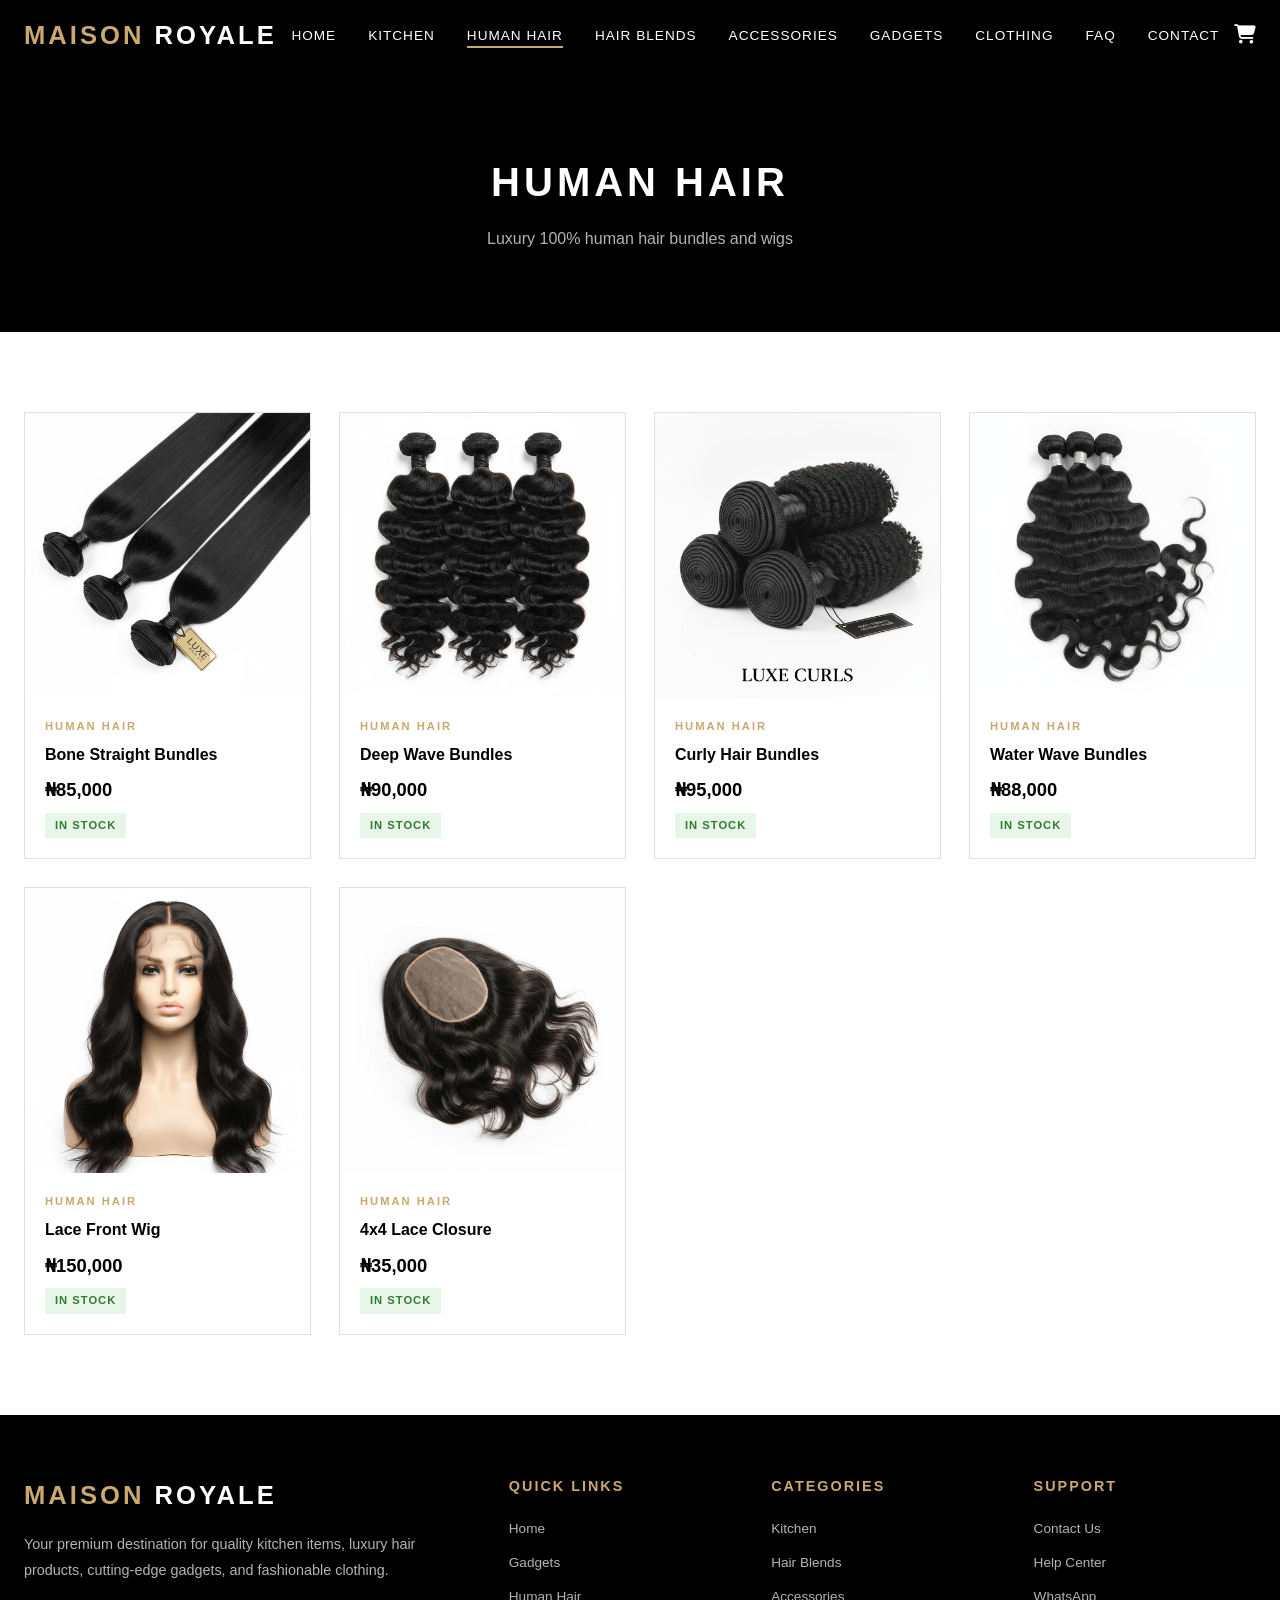
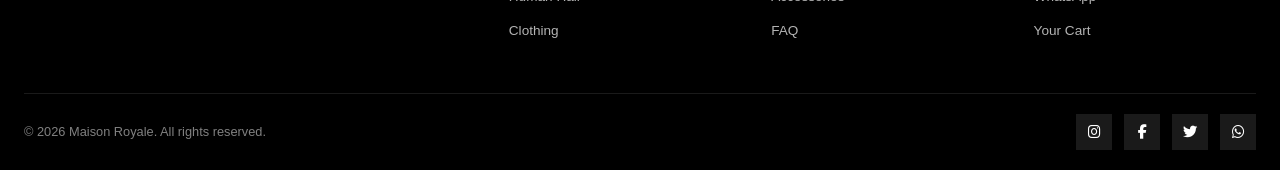
<file: human-hair.html>
<!DOCTYPE html>
<html lang="en">
<head>
    <meta charset="UTF-8">
    <meta name="viewport" content="width=device-width, initial-scale=1.0">
    <title>Human Hair - Maison Royale</title>
    <meta name="description" content="Shop premium human hair at Maison Royale. Quality products at great prices.">
    <link rel="stylesheet" href="https://cdnjs.cloudflare.com/ajax/libs/font-awesome/6.5.1/css/all.min.css">
    <link rel="stylesheet" href="css/style.css">
    <link rel="stylesheet" href="css/responsive.css">
</head>
<body>
    <!-- Navigation -->
    <nav class="navbar">
        <div class="nav-container">
            <a href="index.html" class="logo">Maison <span>Royale</span></a>
            <ul class="nav-menu">
                <li><a href="index.html">Home</a></li>
                <li><a href="kitchen-household.html" >Kitchen</a></li>
                <li><a href="human-hair.html" class="active">Human Hair</a></li>
                <li><a href="hair-blends.html" >Hair Blends</a></li>
                <li><a href="hair-accessories.html" >Accessories</a></li>
                <li><a href="gadgets.html" >Gadgets</a></li>
                <li><a href="clothing.html" >Clothing</a></li>
                <li><a href="faq.html">FAQ</a></li>
                <li><a href="contact.html">Contact</a></li>
            </ul>
            <div class="nav-icons">
                <a href="cart.html"><i class="fas fa-shopping-cart"></i><span class="cart-count">0</span></a>
                <div class="hamburger">
                    <span></span>
                    <span></span>
                    <span></span>
                </div>
            </div>
        </div>
    </nav>

    <!-- Mobile Menu -->
    <div class="mobile-menu">
        <button class="mobile-close"><i class="fas fa-times"></i></button>
        <a href="index.html">Home</a>
        <a href="kitchen-household.html">Kitchen & Household</a>
        <a href="human-hair.html">Human Hair</a>
        <a href="hair-blends.html">Hair Blends</a>
        <a href="hair-accessories.html">Hair Accessories</a>
        <a href="gadgets.html">Gadgets</a>
        <a href="clothing.html">Clothing</a>
        <a href="faq.html">FAQ</a>
        <a href="contact.html">Contact</a>
        <a href="cart.html">Cart <span class="cart-count">0</span></a>
    </div>
    <div class="overlay"></div>

    <!-- Page Banner -->
    <section class="page-banner">
        <div class="container">
            <h1>Human Hair</h1>
            <p>Luxury 100% human hair bundles and wigs</p>
        </div>
    </section>

    <!-- Products Section -->
    <section class="section-padding">
        <div class="container">
            
            <div class="product-grid" id="products-container">
                <!-- Products loaded by JS -->
            </div>
        </div>
    </section>

    <!-- Footer -->
    <footer class="footer">
        <div class="container">
            <div class="footer-grid">
                <div class="footer-brand">
                    <a href="index.html" class="logo">Maison <span>Royale</span></a>
                    <p>Your premium destination for quality kitchen items, luxury hair products, cutting-edge gadgets, and fashionable clothing.</p>
                </div>
                <div class="footer-column">
                    <h4>Quick Links</h4>
                    <a href="index.html">Home</a>
                    <a href="gadgets.html">Gadgets</a>
                    <a href="human-hair.html">Human Hair</a>
                    <a href="clothing.html">Clothing</a>
                </div>
                <div class="footer-column">
                    <h4>Categories</h4>
                    <a href="kitchen-household.html">Kitchen</a>
                    <a href="hair-blends.html">Hair Blends</a>
                    <a href="hair-accessories.html">Accessories</a>
                    <a href="faq.html">FAQ</a>
                </div>
                <div class="footer-column">
                    <h4>Support</h4>
                    <a href="contact.html">Contact Us</a>
                    <a href="faq.html">Help Center</a>
                    <a href="#" onclick="contactViaWhatsApp();return false;">WhatsApp</a>
                    <a href="cart.html">Your Cart</a>
                </div>
            </div>
            <div class="footer-bottom">
                <p>&copy; 2026 Maison Royale. All rights reserved.</p>
                <div class="footer-social">
                    <a href="#"><i class="fab fa-instagram"></i></a>
                    <a href="#"><i class="fab fa-facebook-f"></i></a>
                    <a href="#"><i class="fab fa-twitter"></i></a>
                    <a href="#"><i class="fab fa-whatsapp"></i></a>
                </div>
            </div>
        </div>
    </footer>

    <!-- Back to Top -->
    <div class="back-to-top"><i class="fas fa-arrow-up"></i></div>

    <!-- Scripts -->
    <script src="js/products.js"></script>
    <script src="js/cart.js"></script>
    <script src="js/search.js"></script>
    <script src="js/whatsapp.js"></script>
    <script src="js/main.js"></script>
    <script>
        document.addEventListener('DOMContentLoaded', function() {
            renderCategoryProducts('human-hair');
        });
    </script>
</body>
</html>
</file>
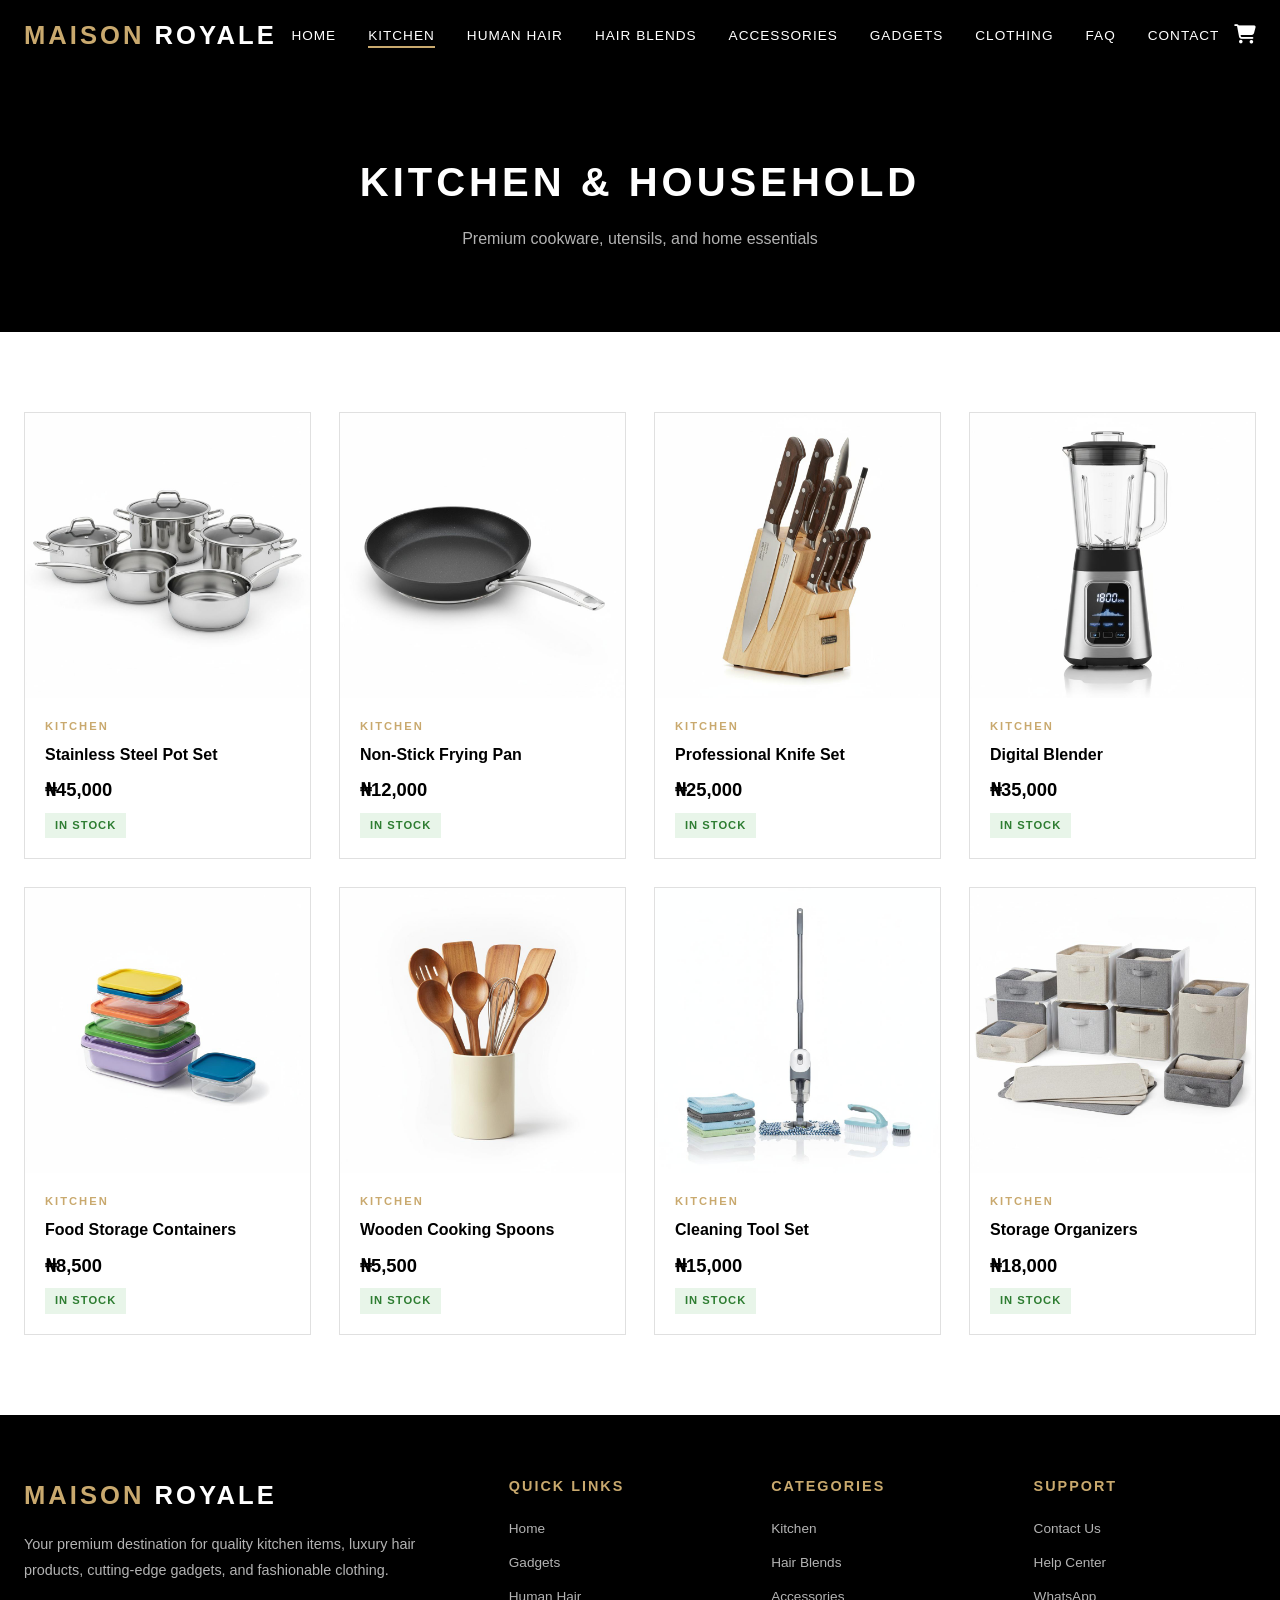
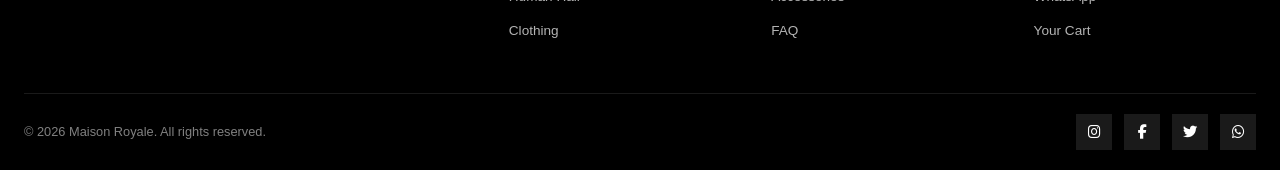
<file: kitchen-household.html>
<!DOCTYPE html>
<html lang="en">
<head>
    <meta charset="UTF-8">
    <meta name="viewport" content="width=device-width, initial-scale=1.0">
    <title>Kitchen & Household - Maison Royale</title>
    <meta name="description" content="Shop premium kitchen & household at Maison Royale. Quality products at great prices.">
    <link rel="stylesheet" href="https://cdnjs.cloudflare.com/ajax/libs/font-awesome/6.5.1/css/all.min.css">
    <link rel="stylesheet" href="css/style.css">
    <link rel="stylesheet" href="css/responsive.css">
</head>
<body>
    <!-- Navigation -->
    <nav class="navbar">
        <div class="nav-container">
            <a href="index.html" class="logo">Maison <span>Royale</span></a>
            <ul class="nav-menu">
                <li><a href="index.html">Home</a></li>
                <li><a href="kitchen-household.html" class="active">Kitchen</a></li>
                <li><a href="human-hair.html" >Human Hair</a></li>
                <li><a href="hair-blends.html" >Hair Blends</a></li>
                <li><a href="hair-accessories.html" >Accessories</a></li>
                <li><a href="gadgets.html" >Gadgets</a></li>
                <li><a href="clothing.html" >Clothing</a></li>
                <li><a href="faq.html">FAQ</a></li>
                <li><a href="contact.html">Contact</a></li>
            </ul>
            <div class="nav-icons">
                <a href="cart.html"><i class="fas fa-shopping-cart"></i><span class="cart-count">0</span></a>
                <div class="hamburger">
                    <span></span>
                    <span></span>
                    <span></span>
                </div>
            </div>
        </div>
    </nav>

    <!-- Mobile Menu -->
    <div class="mobile-menu">
        <button class="mobile-close"><i class="fas fa-times"></i></button>
        <a href="index.html">Home</a>
        <a href="kitchen-household.html">Kitchen & Household</a>
        <a href="human-hair.html">Human Hair</a>
        <a href="hair-blends.html">Hair Blends</a>
        <a href="hair-accessories.html">Hair Accessories</a>
        <a href="gadgets.html">Gadgets</a>
        <a href="clothing.html">Clothing</a>
        <a href="faq.html">FAQ</a>
        <a href="contact.html">Contact</a>
        <a href="cart.html">Cart <span class="cart-count">0</span></a>
    </div>
    <div class="overlay"></div>

    <!-- Page Banner -->
    <section class="page-banner">
        <div class="container">
            <h1>Kitchen & Household</h1>
            <p>Premium cookware, utensils, and home essentials</p>
        </div>
    </section>

    <!-- Products Section -->
    <section class="section-padding">
        <div class="container">
            
            <div class="product-grid" id="products-container">
                <!-- Products loaded by JS -->
            </div>
        </div>
    </section>

    <!-- Footer -->
    <footer class="footer">
        <div class="container">
            <div class="footer-grid">
                <div class="footer-brand">
                    <a href="index.html" class="logo">Maison <span>Royale</span></a>
                    <p>Your premium destination for quality kitchen items, luxury hair products, cutting-edge gadgets, and fashionable clothing.</p>
                </div>
                <div class="footer-column">
                    <h4>Quick Links</h4>
                    <a href="index.html">Home</a>
                    <a href="gadgets.html">Gadgets</a>
                    <a href="human-hair.html">Human Hair</a>
                    <a href="clothing.html">Clothing</a>
                </div>
                <div class="footer-column">
                    <h4>Categories</h4>
                    <a href="kitchen-household.html">Kitchen</a>
                    <a href="hair-blends.html">Hair Blends</a>
                    <a href="hair-accessories.html">Accessories</a>
                    <a href="faq.html">FAQ</a>
                </div>
                <div class="footer-column">
                    <h4>Support</h4>
                    <a href="contact.html">Contact Us</a>
                    <a href="faq.html">Help Center</a>
                    <a href="#" onclick="contactViaWhatsApp();return false;">WhatsApp</a>
                    <a href="cart.html">Your Cart</a>
                </div>
            </div>
            <div class="footer-bottom">
                <p>&copy; 2026 Maison Royale. All rights reserved.</p>
                <div class="footer-social">
                    <a href="#"><i class="fab fa-instagram"></i></a>
                    <a href="#"><i class="fab fa-facebook-f"></i></a>
                    <a href="#"><i class="fab fa-twitter"></i></a>
                    <a href="#"><i class="fab fa-whatsapp"></i></a>
                </div>
            </div>
        </div>
    </footer>

    <!-- Back to Top -->
    <div class="back-to-top"><i class="fas fa-arrow-up"></i></div>

    <!-- Scripts -->
    <script src="js/products.js"></script>
    <script src="js/cart.js"></script>
    <script src="js/search.js"></script>
    <script src="js/whatsapp.js"></script>
    <script src="js/main.js"></script>
    <script>
        document.addEventListener('DOMContentLoaded', function() {
            renderCategoryProducts('kitchen');
        });
    </script>
</body>
</html>
</file>
<file: css/style.css>
/* ========================================
   Maison Royale - E-Commerce Store
   Main Stylesheet
   Color Scheme: Black, White, Gold
   ======================================== */

/* CSS Variables */
:root {
    --primary: #000000;
    --secondary: #ffffff;
    --accent: #c9a96e;
    --accent-dark: #a8894d;
    --text-dark: #1a1a1a;
    --text-light: #666666;
    --text-muted: #999999;
    --bg-light: #f8f8f8;
    --bg-cream: #faf9f7;
    --border: #e0e0e0;
    --shadow: rgba(0, 0, 0, 0.08);
    --shadow-hover: rgba(0, 0, 0, 0.15);
    --transition: all 0.3s ease;
    --font-primary: 'Segoe UI', Tahoma, Geneva, Verdana, sans-serif;
}

/* Reset & Base */
*, *::before, *::after {
    margin: 0;
    padding: 0;
    box-sizing: border-box;
}

html {
    scroll-behavior: smooth;
}

body {
    font-family: var(--font-primary);
    color: var(--text-dark);
    background: var(--secondary);
    line-height: 1.6;
    overflow-x: hidden;
}

a {
    text-decoration: none;
    color: inherit;
    transition: var(--transition);
}

ul {
    list-style: none;
}

img {
    max-width: 100%;
    height: auto;
    display: block;
}

button {
    cursor: pointer;
    border: none;
    outline: none;
    font-family: inherit;
    transition: var(--transition);
}

.container {
    max-width: 1280px;
    margin: 0 auto;
    padding: 0 24px;
}

.section-padding {
    padding: 80px 0;
}

.section-header {
    text-align: center;
    margin-bottom: 50px;
}

.section-header h2 {
    font-size: 2.2rem;
    font-weight: 600;
    color: var(--primary);
    margin-bottom: 12px;
    text-transform: uppercase;
    letter-spacing: 2px;
}

.section-header p {
    color: var(--text-light);
    font-size: 1rem;
}

.gold-line {
    width: 60px;
    height: 3px;
    background: var(--accent);
    margin: 0 auto 20px;
}

/* ========================================
   Navigation
   ======================================== */
.navbar {
    background: var(--primary);
    position: sticky;
    top: 0;
    z-index: 1000;
    box-shadow: 0 2px 20px rgba(0,0,0,0.1);
}

.nav-container {
    max-width: 1280px;
    margin: 0 auto;
    padding: 0 24px;
    display: flex;
    align-items: center;
    justify-content: space-between;
    height: 70px;
}

.logo {
    font-size: 1.6rem;
    font-weight: 700;
    color: var(--accent);
    letter-spacing: 3px;
    text-transform: uppercase;
}

.logo span {
    color: var(--secondary);
}

.nav-menu {
    display: flex;
    align-items: center;
    gap: 32px;
}

.nav-menu a {
    color: var(--secondary);
    font-size: 0.85rem;
    font-weight: 500;
    text-transform: uppercase;
    letter-spacing: 1px;
    position: relative;
    padding: 5px 0;
}

.nav-menu a::after {
    content: '';
    position: absolute;
    bottom: 0;
    left: 0;
    width: 0;
    height: 2px;
    background: var(--accent);
    transition: var(--transition);
}

.nav-menu a:hover::after,
.nav-menu a.active::after {
    width: 100%;
}

.nav-menu a:hover {
    color: var(--accent);
}

.nav-icons {
    display: flex;
    align-items: center;
    gap: 20px;
}

.nav-icons a {
    color: var(--secondary);
    font-size: 1.2rem;
    position: relative;
}

.nav-icons a:hover {
    color: var(--accent);
}

.cart-count {
    position: absolute;
    top: -8px;
    right: -10px;
    background: var(--accent);
    color: var(--primary);
    font-size: 0.65rem;
    font-weight: 700;
    width: 18px;
    height: 18px;
    border-radius: 50%;
    display: flex;
    align-items: center;
    justify-content: center;
}

.hamburger {
    display: none;
    flex-direction: column;
    gap: 5px;
    cursor: pointer;
}

.hamburger span {
    width: 25px;
    height: 2px;
    background: var(--secondary);
    transition: var(--transition);
}

/* ========================================
   Hero Section
   ======================================== */
.hero {
    position: relative;
    height: 85vh;
    min-height: 600px;
    display: flex;
    align-items: center;
    justify-content: center;
    overflow: hidden;
}

.hero-bg {
    position: absolute;
    top: 0;
    left: 0;
    width: 100%;
    height: 100%;
    background: url('../images/hero-banner.jpg') center/cover no-repeat;
}

.hero-overlay {
    position: absolute;
    top: 0;
    left: 0;
    width: 100%;
    height: 100%;
    background: rgba(0, 0, 0, 0.6);
}

.hero-content {
    position: relative;
    z-index: 2;
    text-align: center;
    color: var(--secondary);
    max-width: 800px;
    padding: 0 24px;
}

.hero-content h1 {
    font-size: 3.5rem;
    font-weight: 700;
    margin-bottom: 16px;
    text-transform: uppercase;
    letter-spacing: 4px;
    line-height: 1.2;
}

.hero-content h1 span {
    color: var(--accent);
}

.hero-content p {
    font-size: 1.15rem;
    margin-bottom: 32px;
    color: rgba(255,255,255,0.85);
    line-height: 1.8;
}

.hero-buttons {
    display: flex;
    gap: 16px;
    justify-content: center;
    flex-wrap: wrap;
}

/* ========================================
   Buttons
   ======================================== */
.btn {
    display: inline-flex;
    align-items: center;
    justify-content: center;
    padding: 14px 32px;
    font-size: 0.85rem;
    font-weight: 600;
    text-transform: uppercase;
    letter-spacing: 1.5px;
    border-radius: 0;
    transition: var(--transition);
    cursor: pointer;
    gap: 8px;
}

.btn-primary {
    background: var(--accent);
    color: var(--primary);
    border: 2px solid var(--accent);
}

.btn-primary:hover {
    background: var(--accent-dark);
    border-color: var(--accent-dark);
    transform: translateY(-2px);
    box-shadow: 0 8px 25px rgba(201, 169, 110, 0.3);
}

.btn-secondary {
    background: transparent;
    color: var(--secondary);
    border: 2px solid var(--secondary);
}

.btn-secondary:hover {
    background: var(--secondary);
    color: var(--primary);
    transform: translateY(-2px);
}

.btn-outline {
    background: transparent;
    color: var(--primary);
    border: 2px solid var(--primary);
}

.btn-outline:hover {
    background: var(--primary);
    color: var(--secondary);
    transform: translateY(-2px);
}

.btn-small {
    padding: 10px 20px;
    font-size: 0.75rem;
}

.btn-whatsapp {
    background: #25d366;
    color: #fff;
    border: 2px solid #25d366;
}

.btn-whatsapp:hover {
    background: #128c7e;
    border-color: #128c7e;
    transform: translateY(-2px);
}

/* ========================================
   Product Cards
   ======================================== */
.product-grid {
    display: grid;
    grid-template-columns: repeat(auto-fill, minmax(280px, 1fr));
    gap: 28px;
}

.product-card {
    background: var(--secondary);
    border: 1px solid var(--border);
    overflow: hidden;
    transition: var(--transition);
    position: relative;
}

.product-card:hover {
    box-shadow: 0 15px 40px var(--shadow-hover);
    transform: translateY(-5px);
}

.product-image {
    position: relative;
    overflow: hidden;
    aspect-ratio: 1;
    background: var(--bg-light);
}

.product-image img {
    width: 100%;
    height: 100%;
    object-fit: cover;
    transition: transform 0.5s ease;
}

.product-card:hover .product-image img {
    transform: scale(1.08);
}

.product-overlay {
    position: absolute;
    bottom: 0;
    left: 0;
    right: 0;
    padding: 20px;
    background: linear-gradient(transparent, rgba(0,0,0,0.7));
    opacity: 0;
    transition: var(--transition);
    display: flex;
    gap: 10px;
}

.product-card:hover .product-overlay {
    opacity: 1;
}

.product-overlay .btn {
    flex: 1;
    padding: 10px;
    font-size: 0.7rem;
}

.product-info {
    padding: 20px;
}

.product-category {
    font-size: 0.7rem;
    text-transform: uppercase;
    letter-spacing: 2px;
    color: var(--accent);
    margin-bottom: 6px;
    font-weight: 600;
}

.product-name {
    font-size: 1rem;
    font-weight: 600;
    color: var(--primary);
    margin-bottom: 8px;
    white-space: nowrap;
    overflow: hidden;
    text-overflow: ellipsis;
}

.product-price {
    font-size: 1.15rem;
    font-weight: 700;
    color: var(--primary);
}

.stock-status {
    display: inline-block;
    padding: 4px 10px;
    font-size: 0.7rem;
    font-weight: 600;
    text-transform: uppercase;
    letter-spacing: 1px;
    margin-top: 8px;
}

.in-stock {
    background: #e8f5e9;
    color: #2e7d32;
}

.preorder {
    background: #fff3e0;
    color: #e65100;
}

/* ========================================
   Category Cards
   ======================================== */
.category-grid {
    display: grid;
    grid-template-columns: repeat(auto-fill, minmax(200px, 1fr));
    gap: 24px;
}

.category-card {
    position: relative;
    overflow: hidden;
    aspect-ratio: 1;
    cursor: pointer;
}

.category-card img {
    width: 100%;
    height: 100%;
    object-fit: cover;
    transition: transform 0.5s ease;
    filter: brightness(0.7);
}

.category-card:hover img {
    transform: scale(1.1);
    filter: brightness(0.5);
}

.category-name {
    position: absolute;
    bottom: 0;
    left: 0;
    right: 0;
    padding: 24px;
    color: var(--secondary);
    font-size: 1.1rem;
    font-weight: 600;
    text-transform: uppercase;
    letter-spacing: 2px;
    text-align: center;
    z-index: 2;
}

.category-card::before {
    content: '';
    position: absolute;
    bottom: 0;
    left: 0;
    right: 0;
    height: 60%;
    background: linear-gradient(transparent, rgba(0,0,0,0.7));
    z-index: 1;
}

/* ========================================
   Filter Buttons
   ======================================== */
.filter-bar {
    display: flex;
    gap: 12px;
    margin-bottom: 40px;
    flex-wrap: wrap;
    justify-content: center;
}

.filter-btn {
    padding: 10px 24px;
    background: transparent;
    border: 1px solid var(--border);
    color: var(--text-dark);
    font-size: 0.8rem;
    font-weight: 500;
    text-transform: uppercase;
    letter-spacing: 1px;
    cursor: pointer;
    transition: var(--transition);
}

.filter-btn:hover,
.filter-btn.active {
    background: var(--primary);
    color: var(--secondary);
    border-color: var(--primary);
}

/* ========================================
   Search Bar
   ======================================== */
.search-section {
    background: var(--bg-light);
    padding: 40px 0;
}

.search-container {
    max-width: 700px;
    margin: 0 auto;
    position: relative;
}

.search-input {
    width: 100%;
    padding: 16px 55px 16px 24px;
    border: 2px solid var(--border);
    font-size: 1rem;
    font-family: inherit;
    outline: none;
    transition: var(--transition);
    background: var(--secondary);
}

.search-input:focus {
    border-color: var(--accent);
}

.search-btn {
    position: absolute;
    right: 5px;
    top: 50%;
    transform: translateY(-50%);
    background: var(--primary);
    color: var(--secondary);
    width: 42px;
    height: 42px;
    display: flex;
    align-items: center;
    justify-content: center;
    font-size: 1rem;
}

.search-btn:hover {
    background: var(--accent);
    color: var(--primary);
}

/* ========================================
   Search Results
   ======================================== */
.search-results {
    position: absolute;
    top: 100%;
    left: 0;
    right: 0;
    background: var(--secondary);
    border: 1px solid var(--border);
    border-top: none;
    max-height: 400px;
    overflow-y: auto;
    z-index: 100;
    box-shadow: 0 10px 30px var(--shadow);
    display: none;
}

.search-results.active {
    display: block;
}

.search-result-item {
    display: flex;
    align-items: center;
    gap: 16px;
    padding: 12px 20px;
    border-bottom: 1px solid var(--border);
    cursor: pointer;
    transition: var(--transition);
}

.search-result-item:hover {
    background: var(--bg-light);
}

.search-result-item img {
    width: 50px;
    height: 50px;
    object-fit: cover;
}

.search-result-info h4 {
    font-size: 0.9rem;
    font-weight: 600;
}

.search-result-info p {
    font-size: 0.8rem;
    color: var(--accent);
    font-weight: 600;
}

/* ========================================
   Why Choose Us
   ======================================== */
.features-grid {
    display: grid;
    grid-template-columns: repeat(auto-fill, minmax(280px, 1fr));
    gap: 40px;
}

.feature-card {
    text-align: center;
    padding: 40px 24px;
    background: var(--secondary);
    border: 1px solid var(--border);
    transition: var(--transition);
}

.feature-card:hover {
    border-color: var(--accent);
    transform: translateY(-5px);
    box-shadow: 0 10px 30px var(--shadow);
}

.feature-icon {
    width: 70px;
    height: 70px;
    background: var(--bg-light);
    border-radius: 50%;
    display: flex;
    align-items: center;
    justify-content: center;
    margin: 0 auto 20px;
    font-size: 1.5rem;
    color: var(--accent);
    border: 2px solid var(--accent);
}

.feature-card h3 {
    font-size: 1.1rem;
    font-weight: 600;
    margin-bottom: 12px;
    text-transform: uppercase;
    letter-spacing: 1px;
}

.feature-card p {
    color: var(--text-light);
    font-size: 0.9rem;
    line-height: 1.7;
}

/* ========================================
   FAQ Accordion
   ======================================== */
.faq-container {
    max-width: 800px;
    margin: 0 auto;
}

.faq-item {
    border: 1px solid var(--border);
    margin-bottom: 16px;
    overflow: hidden;
}

.faq-question {
    width: 100%;
    padding: 20px 24px;
    background: var(--secondary);
    display: flex;
    justify-content: space-between;
    align-items: center;
    font-size: 1rem;
    font-weight: 600;
    cursor: pointer;
    border: none;
    text-align: left;
    color: var(--primary);
}

.faq-question:hover {
    background: var(--bg-light);
}

.faq-question i {
    transition: var(--transition);
    font-size: 0.8rem;
}

.faq-item.active .faq-question i {
    transform: rotate(180deg);
}

.faq-answer {
    max-height: 0;
    overflow: hidden;
    transition: max-height 0.3s ease;
    background: var(--bg-light);
}

.faq-item.active .faq-answer {
    max-height: 300px;
}

.faq-answer p {
    padding: 20px 24px;
    color: var(--text-light);
    line-height: 1.8;
}

/* ========================================
   Contact Page
   ======================================== */
.contact-grid {
    display: grid;
    grid-template-columns: 1fr 1fr;
    gap: 60px;
}

.contact-info h3 {
    font-size: 1.3rem;
    font-weight: 600;
    margin-bottom: 24px;
    text-transform: uppercase;
    letter-spacing: 2px;
}

.contact-item {
    display: flex;
    align-items: flex-start;
    gap: 16px;
    margin-bottom: 24px;
}

.contact-item i {
    width: 45px;
    height: 45px;
    background: var(--primary);
    color: var(--accent);
    display: flex;
    align-items: center;
    justify-content: center;
    font-size: 1rem;
    flex-shrink: 0;
}

.contact-item h4 {
    font-size: 1rem;
    font-weight: 600;
    margin-bottom: 4px;
}

.contact-item p {
    color: var(--text-light);
    font-size: 0.9rem;
}

.contact-form .form-group {
    margin-bottom: 20px;
}

.contact-form label {
    display: block;
    margin-bottom: 8px;
    font-size: 0.85rem;
    font-weight: 600;
    text-transform: uppercase;
    letter-spacing: 1px;
}

.contact-form input,
.contact-form textarea {
    width: 100%;
    padding: 14px 18px;
    border: 1px solid var(--border);
    font-family: inherit;
    font-size: 1rem;
    outline: none;
    transition: var(--transition);
}

.contact-form input:focus,
.contact-form textarea:focus {
    border-color: var(--accent);
}

.contact-form textarea {
    resize: vertical;
    min-height: 140px;
}

.social-links {
    display: flex;
    gap: 12px;
    margin-top: 24px;
}

.social-links a {
    width: 42px;
    height: 42px;
    background: var(--primary);
    color: var(--secondary);
    display: flex;
    align-items: center;
    justify-content: center;
    font-size: 1rem;
    transition: var(--transition);
}

.social-links a:hover {
    background: var(--accent);
    color: var(--primary);
    transform: translateY(-3px);
}

/* ========================================
   Cart Page
   ======================================== */
.cart-container {
    display: grid;
    grid-template-columns: 2fr 1fr;
    gap: 40px;
}

.cart-items {
    border: 1px solid var(--border);
}

.cart-item {
    display: grid;
    grid-template-columns: 100px 1fr auto auto auto;
    align-items: center;
    gap: 20px;
    padding: 20px;
    border-bottom: 1px solid var(--border);
}

.cart-item:last-child {
    border-bottom: none;
}

.cart-item img {
    width: 100px;
    height: 100px;
    object-fit: cover;
}

.cart-item-info h4 {
    font-size: 1rem;
    font-weight: 600;
    margin-bottom: 4px;
}

.cart-item-info p {
    font-size: 0.85rem;
    color: var(--text-light);
}

.quantity-control {
    display: flex;
    align-items: center;
    border: 1px solid var(--border);
}

.quantity-control button {
    width: 36px;
    height: 36px;
    background: var(--bg-light);
    display: flex;
    align-items: center;
    justify-content: center;
    font-size: 1rem;
}

.quantity-control button:hover {
    background: var(--primary);
    color: var(--secondary);
}

.quantity-control span {
    width: 40px;
    text-align: center;
    font-weight: 600;
    font-size: 0.9rem;
}

.cart-item-price {
    font-weight: 700;
    font-size: 1rem;
}

.remove-btn {
    width: 36px;
    height: 36px;
    background: transparent;
    color: var(--text-muted);
    display: flex;
    align-items: center;
    justify-content: center;
    font-size: 1rem;
}

.remove-btn:hover {
    color: #c62828;
}

.cart-summary {
    background: var(--bg-light);
    padding: 30px;
    border: 1px solid var(--border);
    height: fit-content;
    position: sticky;
    top: 100px;
}

.cart-summary h3 {
    font-size: 1.2rem;
    font-weight: 600;
    margin-bottom: 24px;
    text-transform: uppercase;
    letter-spacing: 2px;
    padding-bottom: 16px;
    border-bottom: 1px solid var(--border);
}

.summary-row {
    display: flex;
    justify-content: space-between;
    margin-bottom: 16px;
    font-size: 0.95rem;
}

.summary-row.total {
    font-size: 1.2rem;
    font-weight: 700;
    border-top: 2px solid var(--primary);
    padding-top: 16px;
    margin-top: 16px;
}

.cart-empty {
    text-align: center;
    padding: 80px 20px;
}

.cart-empty i {
    font-size: 4rem;
    color: var(--border);
    margin-bottom: 20px;
}

.cart-empty h3 {
    font-size: 1.5rem;
    margin-bottom: 12px;
}

.cart-empty p {
    color: var(--text-light);
    margin-bottom: 24px;
}

/* ========================================
   Product Details
   ======================================== */
.product-details {
    display: grid;
    grid-template-columns: 1fr 1fr;
    gap: 60px;
}

.product-gallery {
    position: sticky;
    top: 100px;
    height: fit-content;
}

.main-image {
    width: 100%;
    aspect-ratio: 1;
    background: var(--bg-light);
    margin-bottom: 16px;
    overflow: hidden;
}

.main-image img {
    width: 100%;
    height: 100%;
    object-fit: cover;
}

.thumbnail-list {
    display: flex;
    gap: 10px;
}

.thumbnail {
    width: 80px;
    height: 80px;
    background: var(--bg-light);
    cursor: pointer;
    border: 2px solid transparent;
    overflow: hidden;
}

.thumbnail.active,
.thumbnail:hover {
    border-color: var(--accent);
}

.thumbnail img {
    width: 100%;
    height: 100%;
    object-fit: cover;
}

.product-info-detail h1 {
    font-size: 2rem;
    font-weight: 600;
    margin-bottom: 8px;
}

.product-meta {
    display: flex;
    gap: 16px;
    margin-bottom: 16px;
    flex-wrap: wrap;
}

.product-meta span {
    font-size: 0.8rem;
    color: var(--text-light);
    text-transform: uppercase;
    letter-spacing: 1px;
}

.detail-price {
    font-size: 1.8rem;
    font-weight: 700;
    color: var(--primary);
    margin-bottom: 20px;
}

.product-description {
    color: var(--text-light);
    line-height: 1.8;
    margin-bottom: 24px;
    padding-bottom: 24px;
    border-bottom: 1px solid var(--border);
}

.quantity-selector {
    display: flex;
    align-items: center;
    gap: 16px;
    margin-bottom: 24px;
}

.quantity-selector label {
    font-weight: 600;
    text-transform: uppercase;
    letter-spacing: 1px;
    font-size: 0.85rem;
}

.specs-table {
    width: 100%;
    margin-bottom: 30px;
}

.specs-table tr {
    border-bottom: 1px solid var(--border);
}

.specs-table td {
    padding: 12px 0;
    font-size: 0.9rem;
}

.specs-table td:first-child {
    color: var(--text-light);
    width: 40%;
}

.specs-table td:last-child {
    font-weight: 600;
}

.action-buttons {
    display: flex;
    gap: 12px;
    flex-wrap: wrap;
}

.action-buttons .btn {
    flex: 1;
    min-width: 200px;
}

/* ========================================
   Related Products
   ======================================== */
.related-products {
    margin-top: 60px;
    padding-top: 60px;
    border-top: 1px solid var(--border);
}

/* ========================================
   Footer
   ======================================== */
.footer {
    background: var(--primary);
    color: var(--secondary);
    padding: 60px 0 0;
}

.footer-grid {
    display: grid;
    grid-template-columns: 2fr 1fr 1fr 1fr;
    gap: 40px;
    padding-bottom: 40px;
    border-bottom: 1px solid rgba(255,255,255,0.1);
}

.footer-brand .logo {
    margin-bottom: 16px;
    display: inline-block;
}

.footer-brand p {
    color: rgba(255,255,255,0.7);
    font-size: 0.9rem;
    line-height: 1.8;
}

.footer-column h4 {
    font-size: 0.9rem;
    font-weight: 600;
    text-transform: uppercase;
    letter-spacing: 2px;
    margin-bottom: 20px;
    color: var(--accent);
}

.footer-column a {
    display: block;
    color: rgba(255,255,255,0.7);
    font-size: 0.85rem;
    margin-bottom: 12px;
    transition: var(--transition);
}

.footer-column a:hover {
    color: var(--accent);
    padding-left: 5px;
}

.footer-bottom {
    display: flex;
    justify-content: space-between;
    align-items: center;
    padding: 20px 0;
}

.footer-bottom p {
    color: rgba(255,255,255,0.5);
    font-size: 0.8rem;
}

.footer-social {
    display: flex;
    gap: 12px;
}

.footer-social a {
    width: 36px;
    height: 36px;
    background: rgba(255,255,255,0.1);
    color: var(--secondary);
    display: flex;
    align-items: center;
    justify-content: center;
    font-size: 0.9rem;
}

.footer-social a:hover {
    background: var(--accent);
    color: var(--primary);
}

/* ========================================
   Toast Notification
   ======================================== */
.toast {
    position: fixed;
    bottom: 30px;
    right: 30px;
    background: var(--primary);
    color: var(--secondary);
    padding: 16px 24px;
    display: flex;
    align-items: center;
    gap: 12px;
    box-shadow: 0 10px 30px rgba(0,0,0,0.2);
    z-index: 10000;
    transform: translateY(100px);
    opacity: 0;
    transition: all 0.4s ease;
}

.toast.show {
    transform: translateY(0);
    opacity: 1;
}

.toast i {
    color: var(--accent);
    font-size: 1.2rem;
}

/* ========================================
   Back to Top
   ======================================== */
.back-to-top {
    position: fixed;
    bottom: 30px;
    right: 30px;
    width: 45px;
    height: 45px;
    background: var(--primary);
    color: var(--accent);
    display: flex;
    align-items: center;
    justify-content: center;
    font-size: 1rem;
    cursor: pointer;
    opacity: 0;
    visibility: hidden;
    transition: var(--transition);
    z-index: 999;
    border: 1px solid var(--accent);
}

.back-to-top.visible {
    opacity: 1;
    visibility: visible;
}

.back-to-top:hover {
    background: var(--accent);
    color: var(--primary);
}

/* ========================================
   Mobile Menu
   ======================================== */
.mobile-menu {
    position: fixed;
    top: 0;
    right: -100%;
    width: 80%;
    max-width: 350px;
    height: 100vh;
    background: var(--primary);
    z-index: 1001;
    padding: 80px 30px 30px;
    transition: right 0.4s ease;
    overflow-y: auto;
}

.mobile-menu.active {
    right: 0;
}

.mobile-menu a {
    display: block;
    color: var(--secondary);
    padding: 14px 0;
    font-size: 0.95rem;
    text-transform: uppercase;
    letter-spacing: 1px;
    border-bottom: 1px solid rgba(255,255,255,0.1);
}

.mobile-menu a:hover {
    color: var(--accent);
}

.mobile-close {
    position: absolute;
    top: 20px;
    right: 20px;
    color: var(--secondary);
    font-size: 1.5rem;
    background: none;
}

.overlay {
    position: fixed;
    top: 0;
    left: 0;
    width: 100%;
    height: 100%;
    background: rgba(0,0,0,0.5);
    z-index: 1000;
    opacity: 0;
    visibility: hidden;
    transition: var(--transition);
}

.overlay.active {
    opacity: 1;
    visibility: visible;
}

/* ========================================
   Page Banner
   ======================================== */
.page-banner {
    background: var(--primary);
    padding: 80px 0;
    text-align: center;
    color: var(--secondary);
}

.page-banner h1 {
    font-size: 2.5rem;
    font-weight: 600;
    text-transform: uppercase;
    letter-spacing: 4px;
    margin-bottom: 12px;
}

.page-banner p {
    color: rgba(255,255,255,0.7);
    font-size: 1rem;
}

/* ========================================
   Animations
   ======================================== */
@keyframes fadeInUp {
    from {
        opacity: 0;
        transform: translateY(30px);
    }
    to {
        opacity: 1;
        transform: translateY(0);
    }
}

.fade-in {
    animation: fadeInUp 0.6s ease forwards;
}

/* ========================================
   Utility Classes
   ======================================== */
.text-center {
    text-align: center;
}

.mb-20 {
    margin-bottom: 20px;
}

.mt-40 {
    margin-top: 40px;
}

.hidden {
    display: none !important;
}

/* ========================================
   Phone Variant Selector
   ======================================== */

.variant-group {
    margin-bottom: 20px;
}

.variant-label {
    font-size: 0.85rem;
    font-weight: 600;
    text-transform: uppercase;
    letter-spacing: 1px;
    color: #555;
    margin-bottom: 10px;
    display: flex;
    align-items: center;
    gap: 6px;
}

.variant-label i {
    color: #b8860b;
    font-size: 0.9rem;
}

.variant-selected-value {
    font-weight: 700;
    color: #b8860b;
    text-transform: none;
    letter-spacing: 0;
}

.variant-buttons {
    display: flex;
    flex-wrap: wrap;
    gap: 10px;
}

.variant-btn {
    padding: 8px 18px;
    border: 2px solid #ddd;
    background: #fff;
    border-radius: 6px;
    font-size: 0.9rem;
    font-weight: 600;
    cursor: pointer;
    transition: all 0.2s ease;
    color: #333;
    min-width: 64px;
    text-align: center;
}

.variant-btn:hover:not(:disabled) {
    border-color: #b8860b;
    color: #b8860b;
    background: #fffbf0;
}

.variant-btn.active {
    border-color: #b8860b;
    background: #b8860b;
    color: #fff;
    box-shadow: 0 2px 8px rgba(184,134,11,0.3);
}

.variant-btn:disabled {
    opacity: 0.35;
    cursor: not-allowed;
    border-style: dashed;
}

.variant-validation {
    display: flex;
    align-items: center;
    gap: 8px;
    padding: 10px 14px;
    background: #fff5f5;
    border: 1px solid #f5c6cb;
    border-radius: 6px;
    color: #c0392b;
    font-size: 0.88rem;
    margin-top: 12px;
}

.variant-validation i {
    font-size: 1rem;
    flex-shrink: 0;
}

@keyframes shake {
    0%, 100% { transform: translateX(0); }
    20%, 60% { transform: translateX(-6px); }
    40%, 80% { transform: translateX(6px); }
}

.shake {
    animation: shake 0.4s ease;
}

/* Price "from" label on cards */
.price-from {
    font-size: 0.75rem;
    font-weight: 400;
    color: #888;
    margin-left: 2px;
}

.price-from-label {
    font-size: 0.8rem;
    color: #888;
    font-weight: 400;
}

/* Search result category tag */
.search-result-cat {
    display: inline-block;
    font-size: 0.72rem;
    text-transform: uppercase;
    letter-spacing: 0.5px;
    color: #b8860b;
    background: #fffbf0;
    padding: 1px 6px;
    border-radius: 3px;
    margin-top: 2px;
}

/* Cart variant label */
.cart-variant-label {
    font-size: 0.82rem !important;
    color: #b8860b !important;
    display: flex;
    align-items: center;
    gap: 5px;
    margin: 2px 0 !important;
}

/* Breadcrumb */
.breadcrumb a:hover {
    color: #b8860b !important;
    text-decoration: underline;
}

/* ========================================
   PROMOTIONAL BANNER CAROUSEL
   ======================================== */

.promo-banner-section {
    width: 100%;
    position: relative;
    overflow: hidden;
    background: var(--primary);
}

.promo-banner-wrapper {
    position: relative;
    width: 100%;
    height: 460px;
    overflow: hidden;
}

.promo-slides {
    position: relative;
    width: 100%;
    height: 100%;
}

.promo-slide {
    position: absolute;
    inset: 0;
    opacity: 0;
    transition: opacity 0.6s ease;
    pointer-events: none;
    z-index: 1;
}

.promo-slide.active {
    opacity: 1;
    pointer-events: auto;
    z-index: 2;
}

.promo-slide.exit {
    opacity: 0;
    z-index: 3;
}

.promo-slide-bg {
    position: absolute;
    inset: 0;
    background-size: cover;
    background-position: center;
    background-repeat: no-repeat;
    transform: scale(1.04);
    transition: transform 6s ease;
}

.promo-slide.active .promo-slide-bg {
    transform: scale(1);
}

.promo-slide-overlay {
    position: absolute;
    inset: 0;
    background: linear-gradient(
        135deg,
        rgba(0,0,0,0.72) 0%,
        rgba(0,0,0,0.35) 60%,
        rgba(0,0,0,0.1) 100%
    );
}

.promo-slide-content {
    position: relative;
    z-index: 4;
    display: flex;
    flex-direction: column;
    justify-content: center;
    height: 100%;
    padding: 0 80px;
    max-width: 700px;
}

.promo-title {
    font-size: 2.6rem;
    font-weight: 700;
    color: #ffffff;
    line-height: 1.2;
    margin-bottom: 14px;
    text-transform: uppercase;
    letter-spacing: 1px;
    text-shadow: 0 2px 8px rgba(0,0,0,0.4);
}

.promo-title span {
    color: var(--accent);
}

.promo-subtitle {
    font-size: 1.05rem;
    color: rgba(255,255,255,0.88);
    margin-bottom: 28px;
    max-width: 480px;
    line-height: 1.6;
}

.promo-cta {
    display: inline-flex;
    align-items: center;
    gap: 8px;
    width: fit-content;
    font-size: 0.95rem;
    padding: 12px 28px;
    letter-spacing: 0.5px;
}

/* Banner nav arrows */
.promo-arrow {
    position: absolute;
    top: 50%;
    transform: translateY(-50%);
    z-index: 10;
    width: 46px;
    height: 46px;
    border-radius: 50%;
    background: rgba(255,255,255,0.15);
    border: 1.5px solid rgba(255,255,255,0.3);
    color: #fff;
    font-size: 1rem;
    display: flex;
    align-items: center;
    justify-content: center;
    cursor: pointer;
    transition: background 0.25s ease, transform 0.2s ease;
    backdrop-filter: blur(4px);
}

.promo-arrow:hover {
    background: var(--accent);
    border-color: var(--accent);
    transform: translateY(-50%) scale(1.08);
}

.promo-arrow-prev { left: 20px; }
.promo-arrow-next { right: 20px; }

/* Banner dots */
.promo-dots {
    position: absolute;
    bottom: 18px;
    left: 50%;
    transform: translateX(-50%);
    z-index: 10;
    display: flex;
    gap: 8px;
    align-items: center;
}

.promo-dot {
    width: 8px;
    height: 8px;
    border-radius: 50%;
    background: rgba(255,255,255,0.4);
    border: none;
    cursor: pointer;
    transition: background 0.3s ease, transform 0.2s ease, width 0.3s ease;
    padding: 0;
}

.promo-dot.active {
    background: var(--accent);
    width: 24px;
    border-radius: 4px;
}

/* ========================================
   PRODUCT IMAGE GALLERY ENHANCEMENTS
   ======================================== */

/* Main image container — relative for overlay buttons */
.main-image {
    position: relative;
    cursor: zoom-in;
    border-radius: 4px;
    overflow: hidden;
}

.main-image img {
    transition: transform 0.2s ease, opacity 0.15s ease;
    will-change: transform;
    display: block;
}

/* Gallery nav arrows */
.gallery-nav-btn {
    position: absolute;
    top: 50%;
    transform: translateY(-50%);
    z-index: 10;
    width: 40px;
    height: 40px;
    border-radius: 50%;
    background: rgba(0,0,0,0.55);
    border: 1.5px solid rgba(255,255,255,0.25);
    color: #fff;
    font-size: 0.85rem;
    display: flex;
    align-items: center;
    justify-content: center;
    cursor: pointer;
    transition: background 0.2s ease, transform 0.15s ease;
    opacity: 0;
}

.main-image:hover .gallery-nav-btn {
    opacity: 1;
}

.gallery-nav-btn:hover {
    background: var(--accent);
    border-color: var(--accent);
    transform: translateY(-50%) scale(1.1);
}

.gallery-prev { left: 10px; }
.gallery-next { right: 10px; }

/* Gallery dots */
.gallery-dots {
    position: absolute;
    bottom: 10px;
    left: 50%;
    transform: translateX(-50%);
    z-index: 10;
    display: flex;
    gap: 6px;
    align-items: center;
}

.gallery-dot {
    width: 7px;
    height: 7px;
    border-radius: 50%;
    background: rgba(255,255,255,0.45);
    border: none;
    cursor: pointer;
    transition: background 0.25s ease, width 0.25s ease;
    padding: 0;
}

.gallery-dot.active {
    background: var(--accent);
    width: 20px;
    border-radius: 3px;
}

/* Zoom hint */
.gallery-zoom-hint {
    position: absolute;
    bottom: 10px;
    right: 10px;
    z-index: 10;
    background: rgba(0,0,0,0.55);
    color: rgba(255,255,255,0.85);
    font-size: 0.72rem;
    padding: 4px 8px;
    border-radius: 3px;
    pointer-events: none;
    opacity: 0;
    transition: opacity 0.25s;
    letter-spacing: 0.3px;
}

.main-image:hover .gallery-zoom-hint {
    opacity: 1;
}

/* Thumbnails — horizontal scroll on small screens */
.thumbnail-list {
    display: flex;
    gap: 10px;
    flex-wrap: wrap;
    overflow-x: auto;
    scrollbar-width: thin;
    scrollbar-color: var(--accent) var(--bg-light);
    padding-bottom: 4px;
}

.thumbnail-list::-webkit-scrollbar {
    height: 4px;
}

.thumbnail-list::-webkit-scrollbar-track {
    background: var(--bg-light);
}

.thumbnail-list::-webkit-scrollbar-thumb {
    background: var(--accent);
    border-radius: 2px;
}

.thumbnail {
    flex-shrink: 0;
    width: 76px;
    height: 76px;
    background: var(--bg-light);
    cursor: pointer;
    border: 2px solid transparent;
    overflow: hidden;
    border-radius: 2px;
    transition: border-color 0.2s ease, transform 0.15s ease;
    outline: none;
}

.thumbnail:focus-visible {
    border-color: var(--accent);
    box-shadow: 0 0 0 2px rgba(201,169,110,0.35);
}

.thumbnail:hover {
    transform: scale(1.05);
}

.thumbnail.active {
    border-color: var(--accent);
}

.thumbnail img {
    width: 100%;
    height: 100%;
    object-fit: cover;
    pointer-events: none;
}

/* ========================================
   RESPONSIVE — BANNER & GALLERY
   ======================================== */

@media (max-width: 768px) {
    .promo-banner-wrapper {
        height: 320px;
    }

    .promo-slide-content {
        padding: 0 52px 0 24px;
        max-width: 100%;
    }

    .promo-title {
        font-size: 1.6rem;
    }

    .promo-subtitle {
        font-size: 0.9rem;
        margin-bottom: 18px;
    }

    .promo-arrow {
        width: 36px;
        height: 36px;
        font-size: 0.8rem;
    }

    .promo-arrow-prev { left: 8px; }
    .promo-arrow-next { right: 8px; }

    /* Gallery arrows always visible on touch */
    .gallery-nav-btn {
        opacity: 0.75;
        width: 34px;
        height: 34px;
    }

    .gallery-zoom-hint {
        display: none;
    }

    .thumbnail {
        width: 64px;
        height: 64px;
    }
}

@media (max-width: 480px) {
    .promo-banner-wrapper {
        height: 260px;
    }

    .promo-title {
        font-size: 1.3rem;
    }

    .promo-subtitle {
        display: none;
    }

    .promo-slide-content {
        padding: 0 44px 0 18px;
    }
}
</file>
<file: css/responsive.css>
/* ========================================
   Maison Royale - Responsive Stylesheet
   Breakpoints: 1200px, 992px, 768px, 576px
   ======================================== */

/* Large Screens (1200px and below) */
@media (max-width: 1200px) {
    .container {
        padding: 0 20px;
    }

    .hero-content h1 {
        font-size: 3rem;
    }

    .product-grid {
        grid-template-columns: repeat(auto-fill, minmax(260px, 1fr));
    }

    .footer-grid {
        grid-template-columns: 1fr 1fr;
        gap: 30px;
    }
}

/* Tablets (992px and below) */
@media (max-width: 992px) {
    .nav-menu {
        display: none;
    }

    .hamburger {
        display: flex;
    }

    .nav-icons {
        gap: 16px;
    }

    .hero {
        height: 70vh;
        min-height: 500px;
    }

    .hero-content h1 {
        font-size: 2.5rem;
    }

    .hero-content p {
        font-size: 1rem;
    }

    .section-padding {
        padding: 60px 0;
    }

    .section-header h2 {
        font-size: 1.8rem;
    }

    .product-grid {
        grid-template-columns: repeat(auto-fill, minmax(240px, 1fr));
        gap: 20px;
    }

    .category-grid {
        grid-template-columns: repeat(auto-fill, minmax(160px, 1fr));
    }

    .product-details {
        grid-template-columns: 1fr;
        gap: 40px;
    }

    .product-gallery {
        position: relative;
        top: 0;
    }

    .contact-grid {
        grid-template-columns: 1fr;
        gap: 40px;
    }

    .features-grid {
        grid-template-columns: repeat(auto-fill, minmax(240px, 1fr));
        gap: 24px;
    }

    .cart-container {
        grid-template-columns: 1fr;
    }

    .cart-summary {
        position: relative;
        top: 0;
    }

    .page-banner {
        padding: 60px 0;
    }

    .page-banner h1 {
        font-size: 2rem;
    }
}

/* Small Tablets (768px and below) */
@media (max-width: 768px) {
    .hero {
        height: 60vh;
        min-height: 450px;
    }

    .hero-content h1 {
        font-size: 2rem;
        letter-spacing: 2px;
    }

    .hero-content p {
        font-size: 0.9rem;
    }

    .btn {
        padding: 12px 24px;
        font-size: 0.8rem;
    }

    .section-padding {
        padding: 50px 0;
    }

    .section-header h2 {
        font-size: 1.5rem;
    }

    .section-header p {
        font-size: 0.9rem;
    }

    .product-grid {
        grid-template-columns: repeat(2, 1fr);
        gap: 16px;
    }

    .product-card:hover {
        transform: translateY(-3px);
    }

    .product-overlay {
        opacity: 1;
        padding: 10px;
    }

    .product-overlay .btn {
        padding: 8px;
        font-size: 0.65rem;
    }

    .category-grid {
        grid-template-columns: repeat(2, 1fr);
        gap: 16px;
    }

    .features-grid {
        grid-template-columns: 1fr;
        gap: 20px;
    }

    .feature-card {
        padding: 30px 20px;
    }

    .cart-item {
        grid-template-columns: 80px 1fr;
        grid-template-rows: auto auto;
        gap: 12px;
    }

    .cart-item img {
        width: 80px;
        height: 80px;
        grid-row: span 2;
    }

    .cart-item-info {
        grid-column: 2;
    }

    .quantity-control {
        grid-column: 2;
    }

    .cart-item-price {
        grid-column: 2;
        text-align: left;
    }

    .remove-btn {
        position: absolute;
        top: 10px;
        right: 10px;
    }

    .footer-grid {
        grid-template-columns: 1fr;
        text-align: center;
        gap: 30px;
    }

    .footer-brand .logo {
        display: block;
    }

    .social-links {
        justify-content: center;
    }

    .footer-bottom {
        flex-direction: column;
        gap: 16px;
        text-align: center;
    }

    .filter-bar {
        gap: 8px;
    }

    .filter-btn {
        padding: 8px 16px;
        font-size: 0.75rem;
    }

    .page-banner {
        padding: 50px 0;
    }

    .page-banner h1 {
        font-size: 1.6rem;
    }

    .action-buttons .btn {
        min-width: 100%;
    }

    .search-results {
        max-height: 300px;
    }

    .toast {
        left: 20px;
        right: 20px;
        bottom: 20px;
    }
}

/* Mobile (576px and below) */
@media (max-width: 576px) {
    .nav-container {
        height: 60px;
        padding: 0 16px;
    }

    .logo {
        font-size: 1.3rem;
        letter-spacing: 2px;
    }

    .hero {
        height: 55vh;
        min-height: 400px;
    }

    .hero-content h1 {
        font-size: 1.6rem;
    }

    .hero-buttons {
        flex-direction: column;
        width: 100%;
    }

    .hero-buttons .btn {
        width: 100%;
    }

    .section-padding {
        padding: 40px 0;
    }

    .section-header {
        margin-bottom: 30px;
    }

    .section-header h2 {
        font-size: 1.3rem;
    }

    .product-grid {
        grid-template-columns: repeat(2, 1fr);
        gap: 12px;
    }

    .product-info {
        padding: 14px;
    }

    .product-name {
        font-size: 0.85rem;
    }

    .product-price {
        font-size: 0.95rem;
    }

    .category-grid {
        grid-template-columns: repeat(2, 1fr);
        gap: 10px;
    }

    .category-name {
        font-size: 0.85rem;
        padding: 16px;
    }

    .contact-form input,
    .contact-form textarea {
        padding: 12px 14px;
    }

    .faq-question {
        padding: 16px 18px;
        font-size: 0.9rem;
    }

    .faq-answer p {
        padding: 16px 18px;
        font-size: 0.85rem;
    }

    .cart-summary {
        padding: 20px;
    }

    .main-image {
        aspect-ratio: 1;
    }

    .thumbnail {
        width: 60px;
        height: 60px;
    }

    .product-info-detail h1 {
        font-size: 1.5rem;
    }

    .detail-price {
        font-size: 1.4rem;
    }

    .specs-table td {
        font-size: 0.8rem;
    }

    .page-banner h1 {
        font-size: 1.3rem;
        letter-spacing: 2px;
    }

    .page-banner p {
        font-size: 0.85rem;
    }

    .mobile-menu {
        width: 85%;
        padding: 70px 20px 20px;
    }

    .back-to-top {
        width: 40px;
        height: 40px;
        bottom: 15px;
        right: 15px;
    }
}

/* Extra Small Mobile (400px and below) */
@media (max-width: 400px) {
    .product-grid {
        grid-template-columns: 1fr;
    }

    .hero-content h1 {
        font-size: 1.4rem;
    }

    .btn {
        padding: 10px 20px;
        font-size: 0.75rem;
    }

    .section-header h2 {
        font-size: 1.1rem;
    }
}
</file>
